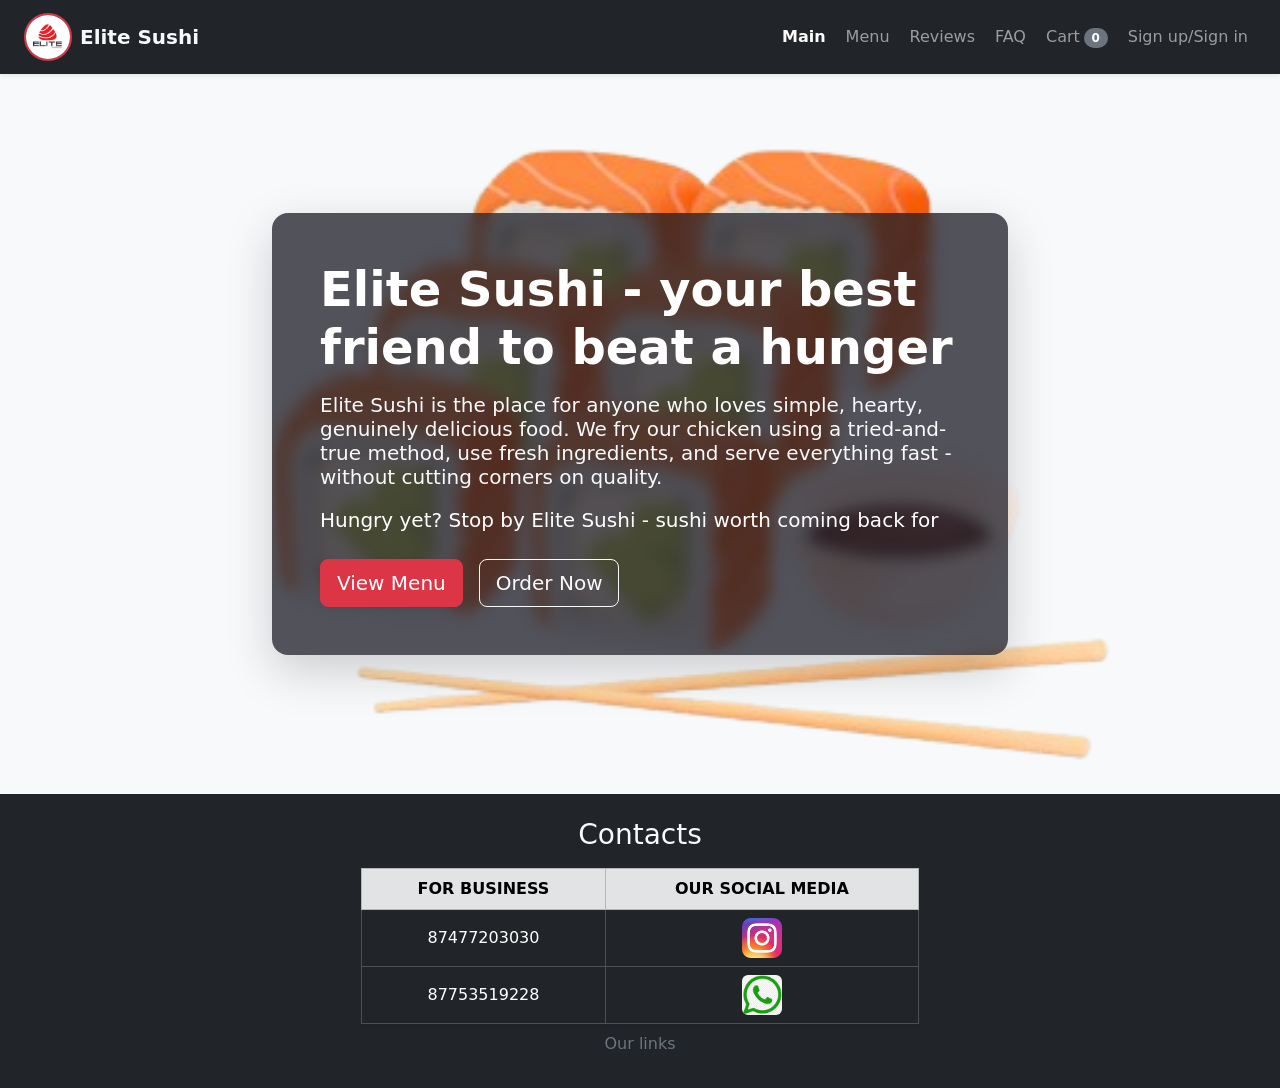
<file: index.html>
<!DOCTYPE html>
<html lang="en">
<!--David Naumkin-->
<head>
    <meta charset="UTF-8">
    <meta name="author" content="David Naumkin">
    <meta name="viewport" content="width=device-width, initial-scale=1.0">
    <title>EliteSushi</title>
    <link rel="icon" href="./img/logo_title.png">
    <link href="https://cdn.jsdelivr.net/npm/bootstrap@5.3.3/dist/css/bootstrap.min.css" rel="stylesheet" integrity="sha384-QWTKZyjpPEjISv5WaRU9OFeRpok6YctnYmDr5pNlyT2bRjXh0JMhjY6hW+ALEwIH" crossorigin="anonymous">
    <link rel="stylesheet" href="style.css">
</head>
<body>
<header class="sticky-top shadow-sm">
    <nav class="navbar navbar-expand-lg navbar-dark bg-dark">
        <div class="container-fluid px-3 px-lg-4">
            <a class="navbar-brand d-flex align-items-center gap-2" href="./index.html">
                <img src="./img/brand.jpg" alt="EliteSushi Logo" class="brand-logo rounded-circle border border-danger border-2" width="48" height="48">
                <span class="fw-bold text-light d-none d-sm-inline">Elite Sushi</span>
            </a>
            <button class="navbar-toggler" type="button" data-bs-toggle="collapse" data-bs-target="#navbarContent" aria-controls="navbarContent" aria-expanded="false" aria-label="Toggle navigation">
                <span class="navbar-toggler-icon"></span>
            </button>
            <div class="collapse navbar-collapse" id="navbarContent">
                <ul class="navbar-nav ms-auto mb-2 mb-lg-0 text-center text-lg-start gap-1">
                    <li class="nav-item"><a class="nav-link active fw-semibold" href="./index.html">Main</a></li>
                    <li class="nav-item"><a class="nav-link" href="./menu.html">Menu</a></li>
                    <li class="nav-item"><a class="nav-link" href="./review.html">Reviews</a></li>
                    <li class="nav-item"><a class="nav-link" href="./faq.html">FAQ</a></li>
                    <li class="nav-item"><a class="nav-link" href="./cart.html">Cart</a></li>
                    <li class="nav-item"><a class="nav-link" href="./profile.html">Profile</a></li>
                    <li class="nav-item"><a class="nav-link" href="register.html">Sign up/Sign in</a></li>
                </ul>
            </div>
        </div>
    </nav>
</header>
<section class="main d-flex align-items-center justify-content-center py-5 flex-grow-1" id="index">
    <div class="container">
        <div class="row justify-content-center align-items-center text-center">
            <div class="col-12 col-md-10 col-lg-8">
                <div class="row g-3 justify-content-center">
                    <div class="col-12">
                        <article class="hero-card p-4 p-md-5 rounded-4 shadow-lg text-white">
                            <h1 class="display-5 fw-bold mb-3 text-center text-md-start">Elite Sushi - your best friend to beat a hunger</h1>
                            <h3 class="h5 fw-normal text-light mb-3 text-center text-md-start">Elite Sushi is the place for anyone who loves simple, hearty, genuinely delicious food. We fry our chicken using a tried-and-true method, use fresh ingredients, and serve everything fast - without cutting corners on quality.</h3>
                            <p class="lead mb-4 text-center text-md-start">Hungry yet? Stop by Elite Sushi - sushi worth coming back for</p>
                            <div class="d-flex flex-column flex-sm-row gap-3 justify-content-center justify-content-md-start">
                                <a href="./menu.html" class="btn btn-danger btn-lg shadow-sm">View Menu</a>
                                <a href="./cart.html" class="btn btn-outline-light btn-lg">Order Now</a>
                            </div>
                        </article>
                    </div>
                </div>
            </div>
        </div>
    </div>
</section>
<footer class="bg-dark text-light py-4 mt-auto">
    <div class="container">
        <h2 class="text-center text-light mb-3 fs-3">Contacts</h2>
        <div class="table-responsive col-12 col-md-8 col-lg-6 mx-auto">
            <table class="table table-dark table-bordered table-hover text-center align-middle mb-0 shadow-sm">
                <caption class="text-secondary text-center">Our links</caption>
                <thead class="table-secondary text-dark">
                <tr>
                    <th scope="col" class="text-uppercase fw-semibold">For business</th>
                    <th scope="col" class="text-uppercase fw-semibold">Our social media</th>
                </tr>
                </thead>
                <tbody>
                <tr>
                    <td class="align-middle">87477203030</td>
                    <td class="align-middle"><a href="https://www.instagram.com/elite_sushi_astana/" class="d-inline-block"><img src="./img/Instagram_icon.png" alt="Instagram" width="40" height="40" class="rounded"></a></td>
                </tr>
                <tr>
                    <td class="align-middle">87753519228</td>
                    <td class="align-middle"><a href="https://wa.me/+77477203030" class="d-inline-block"><img src="./img/3046121.png" alt="WhatsApp" width="40" height="40" class="rounded"></a></td>
                </tr>
                </tbody>
            </table>
        </div>
    </div>
</footer>
<script src="https://code.jquery.com/jquery-3.7.1.min.js" integrity="sha256-/JqT3SQfawRcv/BIHPThkBvs0OEvtFFmqPF/lYI/Cxo=" crossorigin="anonymous"></script>
<script src="cart.js"></script>
<script src="auth.js"></script>
</body>
</html>
</file>
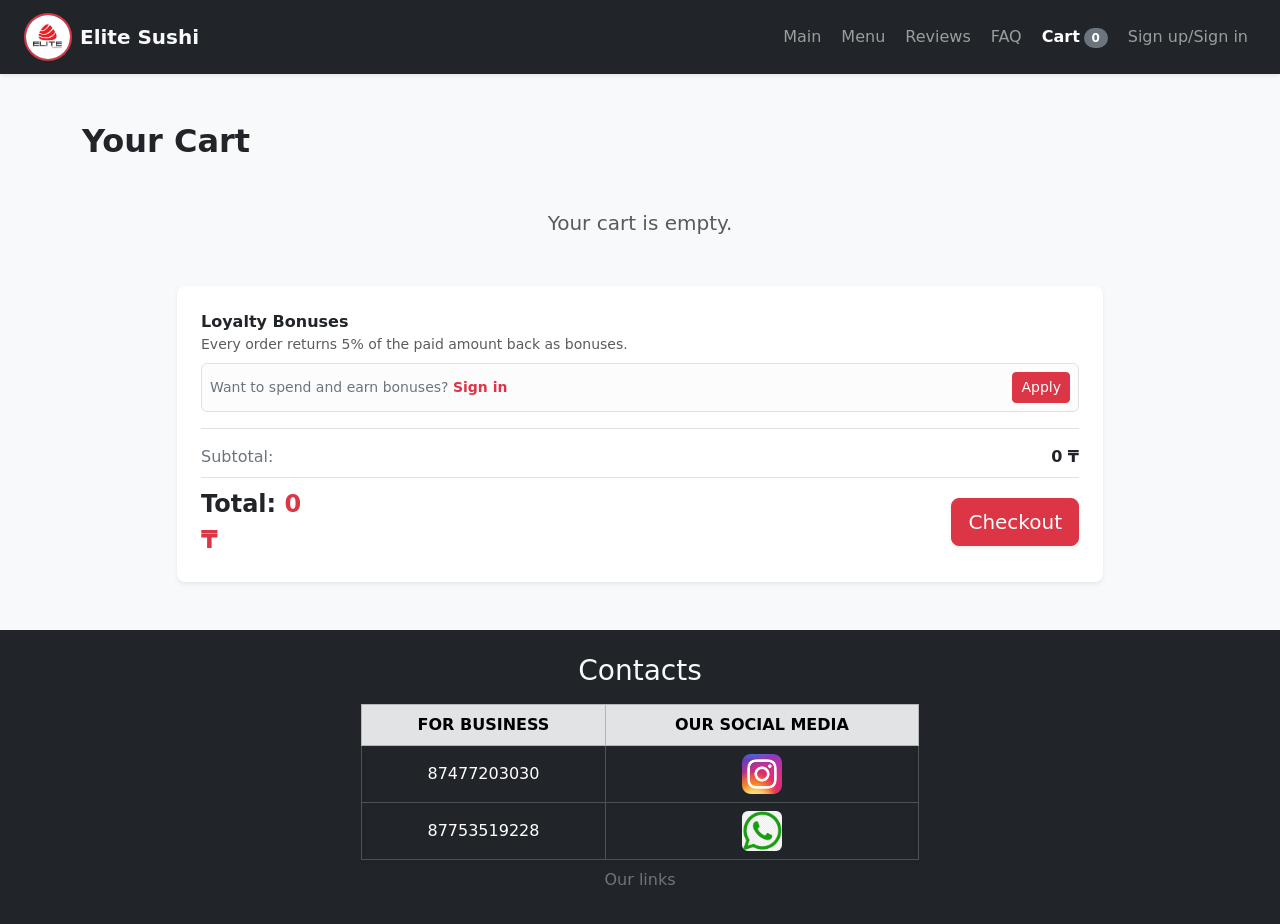
<file: cart.html>
<!DOCTYPE html>
<html lang="en">
<!--Ansar Aldazhuman-->
<head>
    <meta charset="UTF-8">
    <meta name="author" content="Ansar Aldazhuman">
    <meta name="viewport" content="width=device-width, initial-scale=1.0">
    <title>Cart</title>
    <link rel="icon" href="./img/logo_title.png">
    <link href="https://cdn.jsdelivr.net/npm/bootstrap@5.3.3/dist/css/bootstrap.min.css" rel="stylesheet" integrity="sha384-QWTKZyjpPEjISv5WaRU9OFeRpok6YctnYmDr5pNlyT2bRjXh0JMhjY6hW+ALEwIH" crossorigin="anonymous">
    <link rel="stylesheet" href="style.css">
</head>
<body>
<header class="sticky-top shadow-sm">
    <nav class="navbar navbar-expand-lg navbar-dark bg-dark">
        <div class="container-fluid px-3 px-lg-4">
            <a class="navbar-brand d-flex align-items-center gap-2" href="./index.html">
                <img src="./img/brand.jpg" alt="EliteSushi Logo" class="brand-logo rounded-circle border border-danger border-2" width="48" height="48">
                <span class="fw-bold text-light d-none d-sm-inline">Elite Sushi</span>
            </a>
            <button class="navbar-toggler" type="button" data-bs-toggle="collapse" data-bs-target="#navbarContent" aria-controls="navbarContent" aria-expanded="false" aria-label="Toggle navigation">
                <span class="navbar-toggler-icon"></span>
            </button>
            <div class="collapse navbar-collapse" id="navbarContent">
                <ul class="navbar-nav ms-auto mb-2 mb-lg-0 text-center text-lg-start gap-1">
                    <li class="nav-item"><a class="nav-link" href="./index.html">Main</a></li>
                    <li class="nav-item"><a class="nav-link" href="./menu.html">Menu</a></li>
                    <li class="nav-item"><a class="nav-link" href="./review.html">Reviews</a></li>
                    <li class="nav-item"><a class="nav-link" href="./faq.html">FAQ</a></li>
                    <li class="nav-item"><a class="nav-link active fw-semibold" href="./cart.html">Cart</a></li>
                    <li class="nav-item"><a class="nav-link" href="./profile.html">Profile</a></li>
                    <li class="nav-item"><a class="nav-link" href="register.html">Sign up/Sign in</a></li>
                </ul>
            </div>
        </div>
    </nav>
</header>

<section class="main py-5 flex-grow-1">
    <div class="container">
        <h1 class="h2 fw-bold text-center text-md-start mb-4">Your Cart</h1>
        <div class="row justify-content-center">
            <div class="col-12 col-lg-10">
                <ul class="cart-items list-unstyled mb-4"></ul>

                <article class="cart-summary card shadow-sm p-4 border-0 bg-white rounded-3">
                    <div id="bonusSection" class="border-bottom pb-3 mb-3"></div>
                    <div class="d-flex justify-content-between align-items-center mb-2">
                        <span class="text-secondary">Subtotal:</span>
                        <span class="fw-semibold text-dark" id="cartSubtotal">0 ₸</span>
                    </div>
                    <div class="d-flex justify-content-between align-items-center mb-3 d-none" id="discountRow">
                        <span class="text-success fw-medium">Bonus Discount (1:1):</span>
                        <span class="fw-bold text-success" id="cartDiscount">-0 ₸</span>
                    </div>

                    <div class="d-flex justify-content-between align-items-center mb-3 d-none" id="cashbackRow">
                        <span class="text-secondary">You will earn (5% of the order total):</span>
                        <span class="fw-bold text-warning-emphasis" id="cashbackAmount">+0 bonuses</span>
                    </div>
                    <div class="d-flex flex-column flex-sm-row justify-content-between align-items-center gap-3 pt-2 border-top">
                        <p class="fs-4 fw-bold mb-0 text-dark">Total: <span class="cart-total text-danger" id="cartFinalTotal">0 ₸</span></p>
                        <div class="d-flex flex-column flex-sm-row gap-2 w-100 w-sm-auto justify-content-end">
                            <a href="./order.html" class="cart-checkout btn btn-danger btn-lg shadow-sm" id="checkoutBtn">Checkout</a>
                        </div>
                    </div>
                </article>
            </div>
        </div>
    </div>
</section>

<footer class="bg-dark text-light py-4 mt-auto">
    <div class="container">
        <h2 class="text-center text-light mb-3 fs-3">Contacts</h2>
        <div class="table-responsive col-12 col-md-8 col-lg-6 mx-auto">
            <table class="table table-dark table-bordered table-hover text-center align-middle mb-0 shadow-sm">
                <caption class="text-secondary text-center">Our links</caption>
                <thead class="table-secondary text-dark">
                <tr>
                    <th scope="col" class="text-uppercase fw-semibold">For business</th>
                    <th scope="col" class="text-uppercase fw-semibold">Our social media</th>
                </tr>
                </thead>
                <tbody>
                <tr>
                    <td class="align-middle">87477203030</td>
                    <td class="align-middle"><a href="https://www.instagram.com/elite_sushi_astana/" class="d-inline-block"><img src="./img/Instagram_icon.png" alt="Instagram" width="40" height="40" class="rounded"></a></td>
                </tr>
                <tr>
                    <td class="align-middle">87753519228</td>
                    <td class="align-middle"><a href="https://wa.me/+77477203030" class="d-inline-block"><img src="./img/3046121.png" alt="WhatsApp" width="40" height="40" class="rounded"></a></td>
                </tr>
                </tbody>
            </table>
        </div>
    </div>
</footer>

<script src="https://cdn.jsdelivr.net/npm/bootstrap@5.3.3/dist/js/bootstrap.bundle.min.js"></script>
<script src="https://code.jquery.com/jquery-3.7.1.min.js" integrity="sha256-/JqT3SQfawRcv/BIHPThkBvs0OEvtFFmqPF/lYI/Cxo=" crossorigin="anonymous"></script>
<script src="auth.js"></script>
<script src="cart.js"></script>
</body>
</html>
</file>
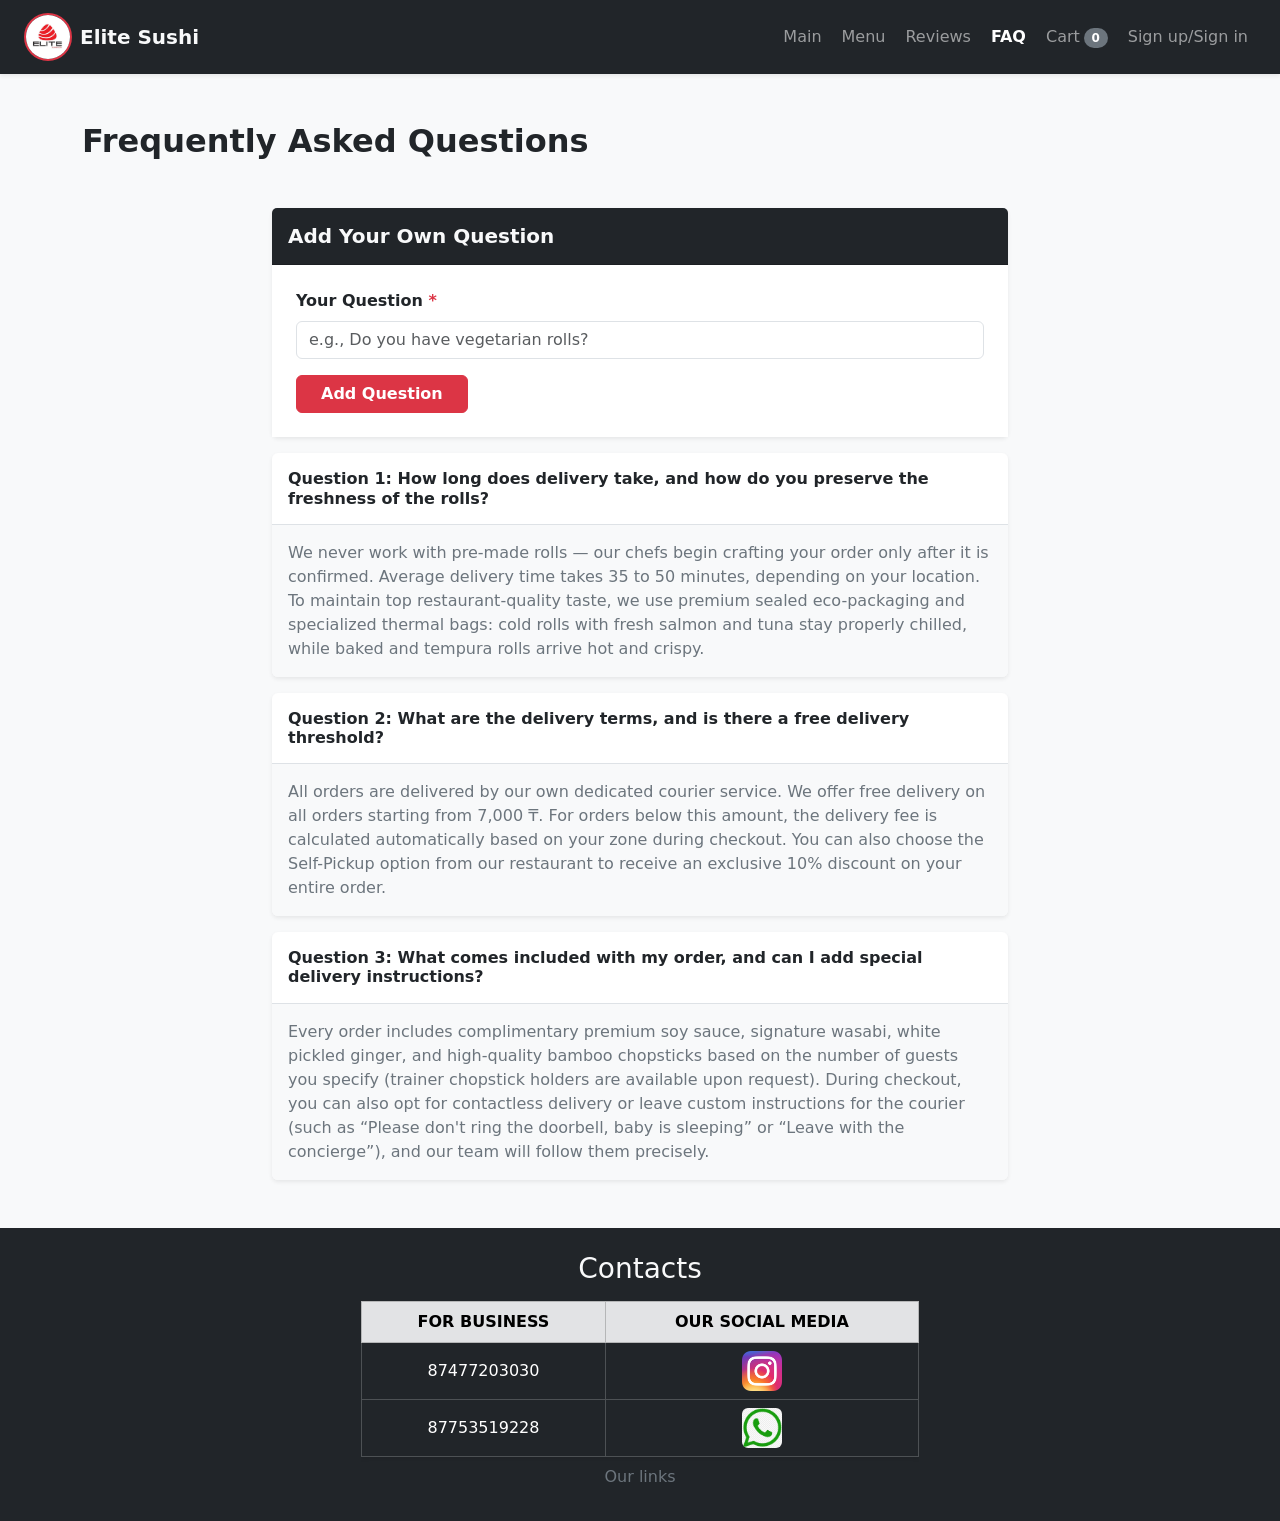
<file: faq.html>
<!DOCTYPE html>
<html lang="en">
<!--Ansar Aldazhuman-->
<head>
    <meta charset="UTF-8">
    <meta name="author" content="Ansar Aldazhuman">
    <meta name="viewport" content="width=device-width, initial-scale=1.0">
    <title>FAQ</title>
    <link rel="icon" href="./img/logo_title.png">
    <link href="https://cdn.jsdelivr.net/npm/bootstrap@5.3.3/dist/css/bootstrap.min.css" rel="stylesheet" integrity="sha384-QWTKZyjpPEjISv5WaRU9OFeRpok6YctnYmDr5pNlyT2bRjXh0JMhjY6hW+ALEwIH" crossorigin="anonymous">
    <link rel="stylesheet" href="style.css">
</head>
<body>
<header class="sticky-top shadow-sm">
    <nav class="navbar navbar-expand-lg navbar-dark bg-dark">
        <div class="container-fluid px-3 px-lg-4">
            <a class="navbar-brand d-flex align-items-center gap-2" href="./index.html">
                <img src="./img/brand.jpg" alt="EliteSushi Logo" class="brand-logo rounded-circle border border-danger border-2" width="48" height="48">
                <span class="fw-bold text-light d-none d-sm-inline">Elite Sushi</span>
            </a>
            <button class="navbar-toggler" type="button" data-bs-toggle="collapse" data-bs-target="#navbarContent" aria-controls="navbarContent" aria-expanded="false" aria-label="Toggle navigation">
                <span class="navbar-toggler-icon"></span>
            </button>
            <div class="collapse navbar-collapse" id="navbarContent">
                <ul class="navbar-nav ms-auto mb-2 mb-lg-0 text-center text-lg-start gap-1">
                    <li class="nav-item"><a class="nav-link" href="./index.html">Main</a></li>
                    <li class="nav-item"><a class="nav-link" href="./menu.html">Menu</a></li>
                    <li class="nav-item"><a class="nav-link" href="./review.html">Reviews</a></li>
                    <li class="nav-item"><a class="nav-link active fw-semibold" href="./faq.html">FAQ</a></li>
                    <li class="nav-item"><a class="nav-link" href="./cart.html">Cart</a></li>
                    <li class="nav-item"><a class="nav-link" href="./profile.html">Profile</a></li>
                    <li class="nav-item"><a class="nav-link" href="register.html">Sign up/Sign in</a></li>
                </ul>
            </div>
        </div>
    </nav>
</header>

<section class="main py-5 flex-grow-1">
    <div class="container">
        <h1 class="h2 fw-bold text-center text-md-start mb-4">Frequently Asked Questions</h1>

        <div class="row justify-content-center">
            <div class="col-12 col-lg-8">
                <div class="d-flex flex-column gap-3" id="faqList">
                    <div class="card border-0 rounded shadow-sm mt-4">
                        <div class="card-header bg-dark text-light py-3">
                            <h2 class="h5 fw-semibold mb-0">Add Your Own Question</h2>
                        </div>
                        <div class="card-body p-3 p-md-4 bg-white">
                            <form id="addFaqForm" novalidate>
                                <div class="mb-3">
                                    <label for="faqQuestionInput" class="form-label fw-semibold">
                                        Your Question <span class="text-danger">*</span>
                                    </label>
                                    <input
                                            type="text"
                                            class="form-control"
                                            id="faqQuestionInput"
                                            placeholder="e.g., Do you have vegetarian rolls?"
                                            required
                                    >
                                    <div class="invalid-feedback">Please enter your question.</div>
                                </div>
                                <button type="submit" class="btn btn-danger px-4 fw-semibold">Add Question</button>
                            </form>
                        </div>
                    </div>
                    <article class="faq-item bg-white border-0 rounded shadow-sm overflow-hidden">
                        <div class="p-3 border-bottom">
                            <h3 class="faq-question h6 fw-semibold text-dark mb-0">
                                Question 1: How long does delivery take, and how do you preserve the freshness of the rolls?
                            </h3>
                        </div>
                        <div class="p-3 bg-light text-secondary">
                            <p class="faq-answer mb-0">We never work with pre-made rolls — our chefs begin crafting your order only after it is confirmed. Average delivery time takes 35 to 50 minutes, depending on your location. To maintain top restaurant-quality taste, we use premium sealed eco-packaging and specialized thermal bags: cold rolls with fresh salmon and tuna stay properly chilled, while baked and tempura rolls arrive hot and crispy.</p>
                        </div>
                    </article>

                    <article class="faq-item bg-white border-0 rounded shadow-sm overflow-hidden">
                        <div class="p-3 border-bottom">
                            <h3 class="faq-question h6 fw-semibold text-dark mb-0">
                                Question 2: What are the delivery terms, and is there a free delivery threshold?
                            </h3>
                        </div>
                        <div class="p-3 bg-light text-secondary">
                            <p class="faq-answer mb-0">All orders are delivered by our own dedicated courier service. We offer free delivery on all orders starting from 7,000 ₸. For orders below this amount, the delivery fee is calculated automatically based on your zone during checkout. You can also choose the Self-Pickup option from our restaurant to receive an exclusive 10% discount on your entire order.</p>
                        </div>
                    </article>

                    <article class="faq-item bg-white border-0 rounded shadow-sm overflow-hidden">
                        <div class="p-3 border-bottom">
                            <h3 class="faq-question h6 fw-semibold text-dark mb-0">
                                Question 3:  What comes included with my order, and can I add special delivery instructions?
                            </h3>
                        </div>
                        <div class="p-3 bg-light text-secondary">
                            <p class="faq-answer mb-0">Every order includes complimentary premium soy sauce, signature wasabi, white pickled ginger, and high-quality bamboo chopsticks based on the number of guests you specify (trainer chopstick holders are available upon request). During checkout, you can also opt for contactless delivery or leave custom instructions for the courier (such as “Please don't ring the doorbell, baby is sleeping” or “Leave with the concierge”), and our team will follow them precisely.</p>
                        </div>
                    </article>
                </div>
            </div>
        </div>
    </div>
</section>

<footer class="bg-dark text-light py-4 mt-auto">
    <div class="container">
        <h2 class="text-center text-light mb-3 fs-3">Contacts</h2>
        <div class="table-responsive col-12 col-md-8 col-lg-6 mx-auto">
            <table class="table table-dark table-bordered table-hover text-center align-middle mb-0 shadow-sm">
                <caption class="text-secondary text-center">Our links</caption>
                <thead class="table-secondary text-dark">
                <tr>
                    <th scope="col" class="text-uppercase fw-semibold">For business</th>
                    <th scope="col" class="text-uppercase fw-semibold">Our social media</th>
                </tr>
                </thead>
                <tbody>
                <tr>
                    <td class="align-middle">87477203030</td>
                    <td class="align-middle"><a href="https://www.instagram.com/elite_sushi_astana/" class="d-inline-block"><img src="./img/Instagram_icon.png" alt="Instagram" width="40" height="40" class="rounded"></a></td>
                </tr>
                <tr>
                    <td class="align-middle">87753519228</td>
                    <td class="align-middle"><a href="https://wa.me/+77477203030" class="d-inline-block"><img src="./img/3046121.png" alt="WhatsApp" width="40" height="40" class="rounded"></a></td>
                </tr>
                </tbody>
            </table>
        </div>
    </div>
</footer>
<script src="https://code.jquery.com/jquery-3.7.1.min.js" integrity="sha256-/JqT3SQfawRcv/BIHPThkBvs0OEvtFFmqPF/lYI/Cxo=" crossorigin="anonymous"></script>
<script src="faq.js"></script>
<script src="cart.js"></script>
<script src="auth.js"></script>
</body>
</html>
</file>
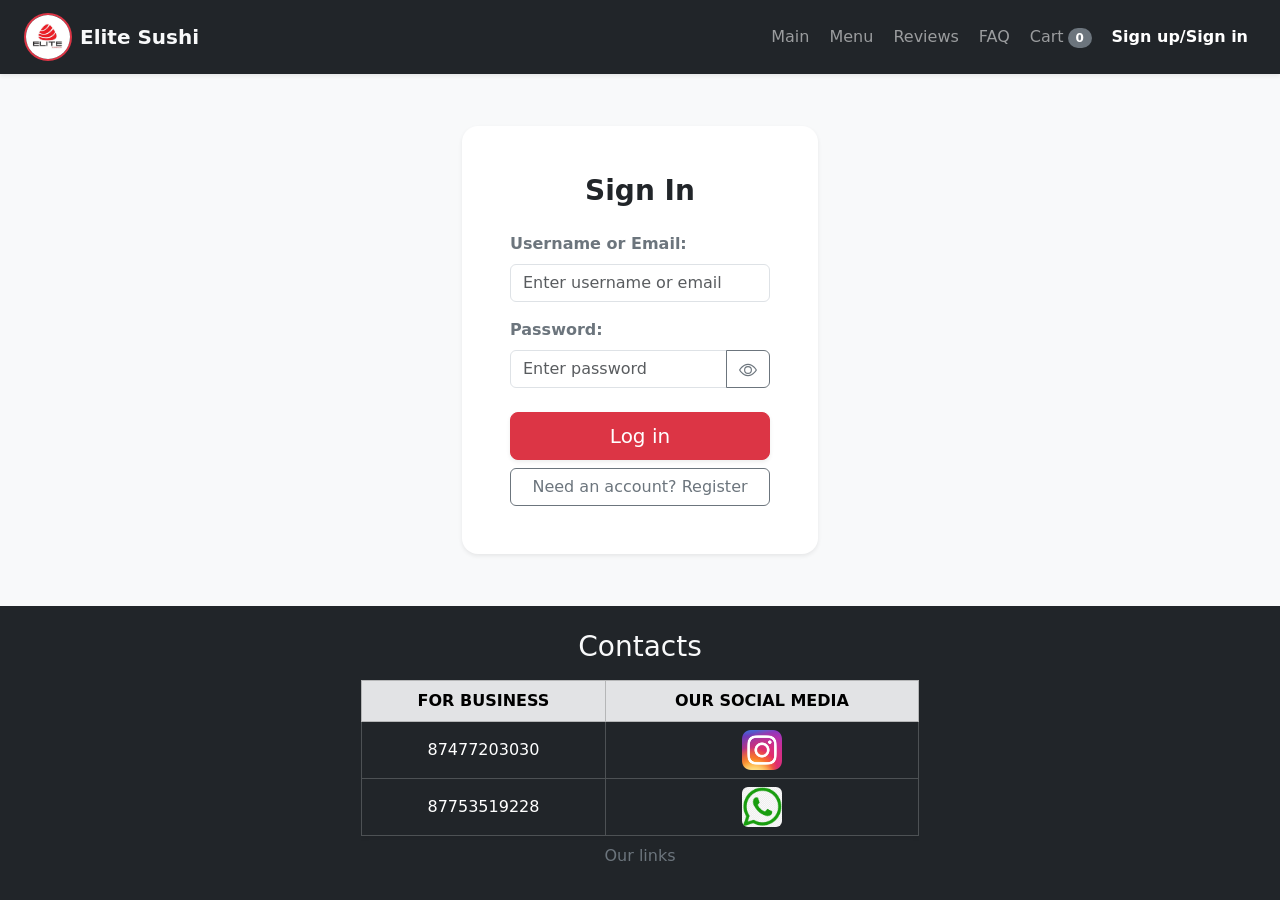
<file: login.html>
<!DOCTYPE html>
<html lang="en">
<!--Alimger Toleugali 67-->
<head>
    <meta charset="UTF-8">
    <meta name="author" content="Alimger Toleugali">
    <meta name="viewport" content="width=device-width, initial-scale=1.0">
    <title>Login</title>
    <link rel="icon" href="./img/logo_title.png">
    <link href="https://cdn.jsdelivr.net/npm/bootstrap@5.3.3/dist/css/bootstrap.min.css" rel="stylesheet" integrity="sha384-QWTKZyjpPEjISv5WaRU9OFeRpok6YctnYmDr5pNlyT2bRjXh0JMhjY6hW+ALEwIH" crossorigin="anonymous">
    <link rel="stylesheet" href="style.css">
</head>
<body>
<header class="sticky-top shadow-sm">
    <nav class="navbar navbar-expand-lg navbar-dark bg-dark">
        <div class="container-fluid px-3 px-lg-4">
            <a class="navbar-brand d-flex align-items-center gap-2" href="./index.html">
                <img src="./img/brand.jpg" alt="EliteSushi Logo" class="brand-logo rounded-circle border border-danger border-2" width="48" height="48">
                <span class="fw-bold text-light d-none d-sm-inline">Elite Sushi</span>
            </a>
            <button class="navbar-toggler" type="button" data-bs-toggle="collapse" data-bs-target="#navbarContent" aria-controls="navbarContent" aria-expanded="false" aria-label="Toggle navigation">
                <span class="navbar-toggler-icon"></span>
            </button>
            <div class="collapse navbar-collapse" id="navbarContent">
                <ul class="navbar-nav ms-auto mb-2 mb-lg-0 text-center text-lg-start gap-1">
                    <li class="nav-item"><a class="nav-link" href="./index.html">Main</a></li>
                    <li class="nav-item"><a class="nav-link" href="./menu.html">Menu</a></li>
                    <li class="nav-item"><a class="nav-link" href="./review.html">Reviews</a></li>
                    <li class="nav-item"><a class="nav-link" href="./faq.html">FAQ</a></li>
                    <li class="nav-item"><a class="nav-link" href="./cart.html">Cart</a></li>
                    <li class="nav-item"><a class="nav-link" href="./profile.html">Profile</a></li>
                    <li class="nav-item"><a class="nav-link active fw-semibold" href="register.html">Sign up/Sign in</a></li>
                </ul>
            </div>
        </div>
    </nav>
</header>
<section class="main py-5 flex-grow-1 d-flex align-items-center">
    <div class="container">
        <div class="row justify-content-center">
            <div class="col-12 col-sm-10 col-md-8 col-lg-5 col-xl-4">
                <div class="card shadow-sm p-4 p-md-5 border-0 bg-white rounded-4">
                    <h1 class="h3 fw-bold text-center text-dark mb-4">Sign In</h1>
                    <form id="loginForm">
                        <div class="mb-3">
                            <label for="username" class="form-label fw-semibold text-secondary">Username or Email:</label>
                            <input type="text" id="username" class="form-control" placeholder="Enter username or email" required>
                        </div>
                        <div class="mb-4">
                            <label for="password" class="form-label fw-semibold text-secondary">Password:</label>
                            <div class="input-group has-validation">
                                <input type="password" id="password" class="form-control" placeholder="Enter password" required>
                                <button class="btn btn-outline-secondary toggle-password" type="button" data-target="#password" aria-label="Show password" title="Show password">
                                    <svg xmlns="http://www.w3.org/2000/svg" width="18" height="18" fill="currentColor" viewBox="0 0 16 16"><path d="M16 8s-3-5.5-8-5.5S0 8 0 8s3 5.5 8 5.5S16 8 16 8M1.173 8a13 13 0 0 1 1.66-2.043C4.12 4.668 5.88 3.5 8 3.5s3.879 1.168 5.168 2.457A13 13 0 0 1 14.828 8q-.086.13-.195.288c-.335.48-.83 1.12-1.465 1.755C11.879 11.332 10.119 12.5 8 12.5s-3.879-1.168-5.168-2.457A13 13 0 0 1 1.172 8z"/><path d="M8 5.5a2.5 2.5 0 1 0 0 5 2.5 2.5 0 0 0 0-5M4.5 8a3.5 3.5 0 1 1 7 0 3.5 3.5 0 0 1-7 0"/></svg>
                                </button>
                                <div class="invalid-feedback" id="loginPasswordError"></div>
                            </div>
                        </div>
                        <div class="d-grid gap-2">
                            <button class="submitbtn btn btn-danger btn-lg shadow-sm" type="submit">Log in</button>
                            <a href="register.html" class="nav-menu-button btn btn-outline-secondary">Need an account? Register</a>
                        </div>
                    </form>
                </div>
            </div>
        </div>
    </div>
</section>
<footer class="bg-dark text-light py-4 mt-auto">
    <div class="container">
        <h2 class="text-center text-light mb-3 fs-3">Contacts</h2>
        <div class="table-responsive col-12 col-md-8 col-lg-6 mx-auto">
            <table class="table table-dark table-bordered table-hover text-center align-middle mb-0 shadow-sm">
                <caption class="text-secondary text-center">Our links</caption>
                <thead class="table-secondary text-dark">
                <tr>
                    <th scope="col" class="text-uppercase fw-semibold">For business</th>
                    <th scope="col" class="text-uppercase fw-semibold">Our social media</th>
                </tr>
                </thead>
                <tbody>
                <tr>
                    <td class="align-middle">87477203030</td>
                    <td class="align-middle"><a href="https://www.instagram.com/elite_sushi_astana/" class="d-inline-block"><img src="./img/Instagram_icon.png" alt="Instagram" width="40" height="40" class="rounded"></a></td>
                </tr>
                <tr>
                    <td class="align-middle">87753519228</td>
                    <td class="align-middle"><a href="https://wa.me/+77477203030" class="d-inline-block"><img src="./img/3046121.png" alt="WhatsApp" width="40" height="40" class="rounded"></a></td>
                </tr>
                </tbody>
            </table>
        </div>
    </div>
</footer>
<script src="https://cdn.jsdelivr.net/npm/bootstrap@5.3.3/dist/js/bootstrap.bundle.min.js"></script>
<script src="https://code.jquery.com/jquery-3.7.1.min.js" integrity="sha256-/JqT3SQfawRcv/BIHPThkBvs0OEvtFFmqPF/lYI/Cxo=" crossorigin="anonymous"></script>
<script src="auth.js"></script>
</body>
</html>
</file>
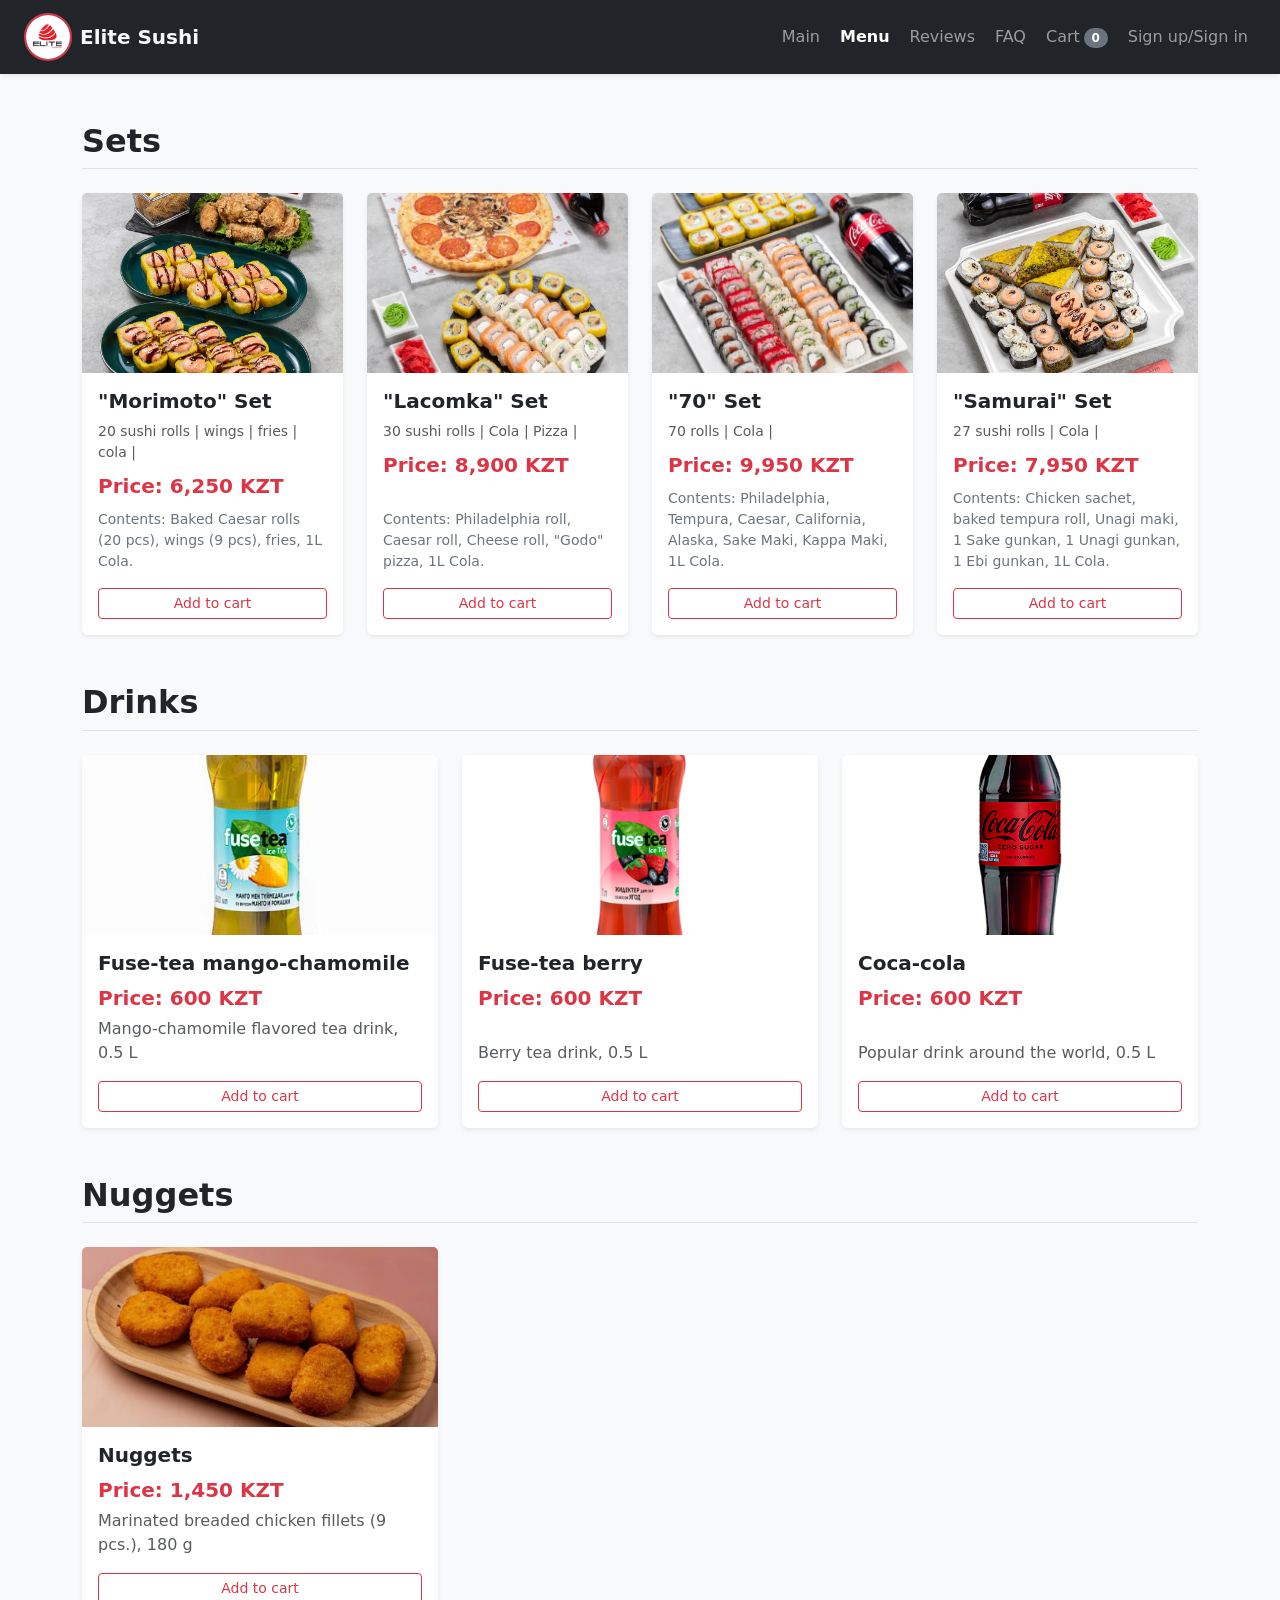
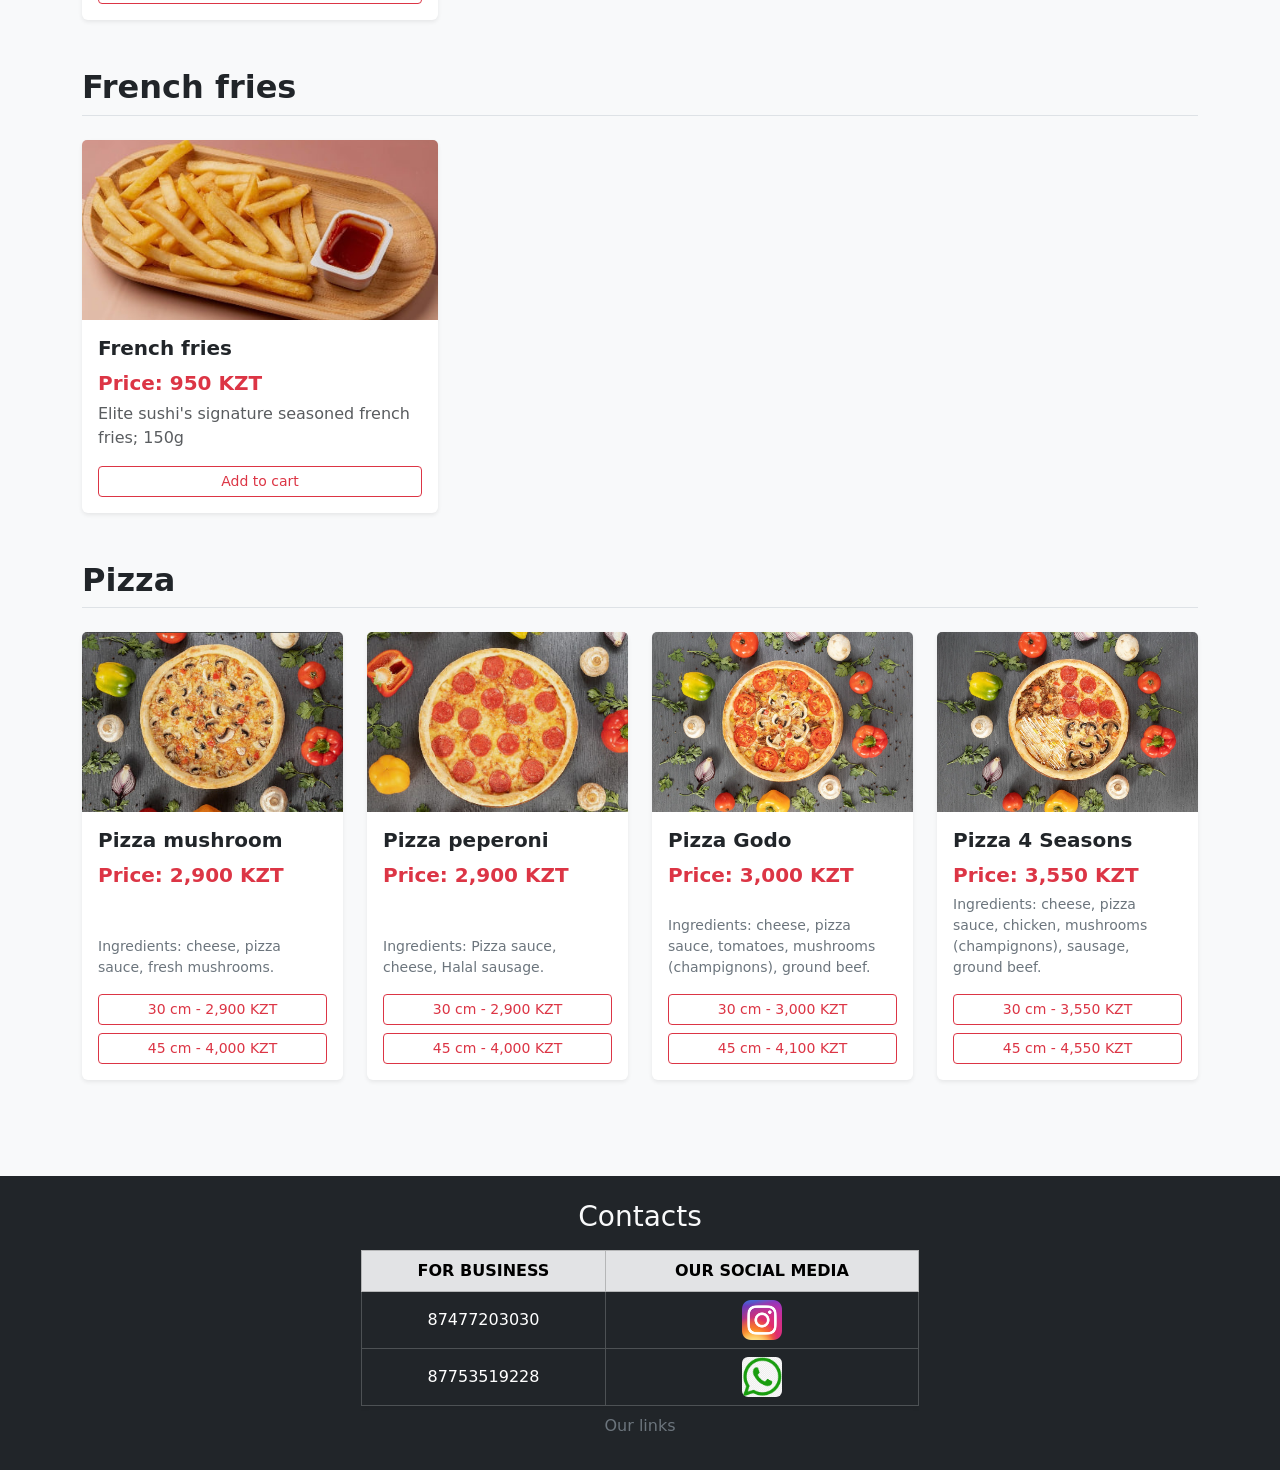
<file: menu.html>
<!DOCTYPE html>
<html lang="en">
<!--David Naumkin-->
<head>
    <meta charset="UTF-8">
    <meta name="author" content="David Naumkin">
    <meta name="viewport" content="width=device-width, initial-scale=1.0">
    <title>Menu</title>
    <link rel="icon" href="./img/logo_title.png">
    <link href="https://cdn.jsdelivr.net/npm/bootstrap@5.3.3/dist/css/bootstrap.min.css" rel="stylesheet" integrity="sha384-QWTKZyjpPEjISv5WaRU9OFeRpok6YctnYmDr5pNlyT2bRjXh0JMhjY6hW+ALEwIH" crossorigin="anonymous">
    <link rel="stylesheet" href="style.css">
</head>
<body>
<header class="sticky-top shadow-sm">
    <nav class="navbar navbar-expand-lg navbar-dark bg-dark">
        <div class="container-fluid px-3 px-lg-4">
            <a class="navbar-brand d-flex align-items-center gap-2" href="./index.html">
                <img src="./img/brand.jpg" alt="EliteSushi Logo" class="brand-logo rounded-circle border border-danger border-2" width="48" height="48">
                <span class="fw-bold text-light d-none d-sm-inline">Elite Sushi</span>
            </a>
            <button class="navbar-toggler" type="button" data-bs-toggle="collapse" data-bs-target="#navbarContent" aria-controls="navbarContent" aria-expanded="false" aria-label="Toggle navigation">
                <span class="navbar-toggler-icon"></span>
            </button>
            <div class="collapse navbar-collapse" id="navbarContent">
                <ul class="navbar-nav ms-auto mb-2 mb-lg-0 text-center text-lg-start gap-1">
                    <li class="nav-item"><a class="nav-link" href="./index.html">Main</a></li>
                    <li class="nav-item"><a class="nav-link active fw-semibold" href="./menu.html">Menu</a></li>
                    <li class="nav-item"><a class="nav-link" href="./review.html">Reviews</a></li>
                    <li class="nav-item"><a class="nav-link" href="./faq.html">FAQ</a></li>
                    <li class="nav-item"><a class="nav-link" href="./cart.html">Cart</a></li>
                    <li class="nav-item"><a class="nav-link" href="./profile.html">Profile</a></li>
                    <li class="nav-item"><a class="nav-link" href="register.html">Sign up/Sign in</a></li>
                </ul>
            </div>
        </div>
    </nav>
</header>
<main class="py-5 flex-grow-1">
    <div class="container">
        <section class="sets mb-5">
            <h1 class="h2 fw-bold text-dark border-bottom pb-2 mb-4 text-center text-md-start">Sets</h1>
            <div class="row g-4 align-items-stretch">
                <div class="col-12 col-md-6 col-lg-3 d-flex">
                    <article class="set card shadow-sm border-0 w-100 h-100">
                        <img src="./img/Set Morimoto.jpg" alt="Morimoto Set" class="card-img-top card-img-menu" width="200" height="200">
                        <div class="card-body d-flex flex-column">
                            <figcaption class="card-title h5 fw-bold text-dark">"Morimoto" Set</figcaption>
                            <p class="card-text text-muted small mb-2">20 sushi rolls | wings | fries | cola |</p>
                            <p class="card-text fw-bold text-danger fs-5 mb-2">Price: 6,250 KZT</p>
                            <p class="card-text text-secondary small mb-3 mt-auto">Contents: Baked Caesar rolls (20 pcs), wings (9 pcs), fries, 1L Cola.</p>
                            <a href="./cart.html" class="btn btn-outline-danger btn-sm w-100">Add to cart</a>
                        </div>
                    </article>
                </div>

                <div class="col-12 col-md-6 col-lg-3 d-flex">
                    <article class="set card shadow-sm border-0 w-100 h-100">
                        <img src="./img/Set Lacomka.jpg" alt="Lacomka Set" class="card-img-top card-img-menu" width="200" height="200">
                        <div class="card-body d-flex flex-column">
                            <figcaption class="card-title h5 fw-bold text-dark">"Lacomka" Set</figcaption>
                            <p class="card-text text-muted small mb-2">30 sushi rolls | Cola | Pizza |</p>
                            <p class="card-text fw-bold text-danger fs-5 mb-2">Price: 8,900 KZT</p>
                            <p class="card-text text-secondary small mb-3 mt-auto">Contents: Philadelphia roll, Caesar roll, Cheese roll, "Godo" pizza, 1L Cola.</p>
                            <a href="./cart.html" class="btn btn-outline-danger btn-sm w-100">Add to cart</a>
                        </div>
                    </article>
                </div>

                <div class="col-12 col-md-6 col-lg-3 d-flex">
                    <article class="set card shadow-sm border-0 w-100 h-100">
                        <img src="./img/Set 70.jpg" alt="70 Set" class="card-img-top card-img-menu" width="200" height="200">
                        <div class="card-body d-flex flex-column">
                            <figcaption class="card-title h5 fw-bold text-dark">"70" Set</figcaption>
                            <p class="card-text text-muted small mb-2">70 rolls | Cola |</p>
                            <p class="card-text fw-bold text-danger fs-5 mb-2">Price: 9,950 KZT</p>
                            <p class="card-text text-secondary small mb-3 mt-auto">Contents: Philadelphia, Tempura, Caesar, California, Alaska, Sake Maki, Kappa Maki, 1L Cola.</p>
                            <a href="./cart.html" class="btn btn-outline-danger btn-sm w-100">Add to cart</a>
                        </div>
                    </article>
                </div>

                <div class="col-12 col-md-6 col-lg-3 d-flex">
                    <article class="set card shadow-sm border-0 w-100 h-100">
                        <img src="./img/Set Samurai.jpg" alt="Samurai Set" class="card-img-top card-img-menu" width="200" height="200">
                        <div class="card-body d-flex flex-column">
                            <figcaption class="card-title h5 fw-bold text-dark">"Samurai" Set</figcaption>
                            <p class="card-text text-muted small mb-2">27 sushi rolls | Cola |</p>
                            <p class="card-text fw-bold text-danger fs-5 mb-2">Price: 7,950 KZT</p>
                            <p class="card-text text-secondary small mb-3 mt-auto">Contents: Chicken sachet, baked tempura roll, Unagi maki, 1 Sake gunkan, 1 Unagi gunkan, 1 Ebi gunkan, 1L Cola.</p>
                            <a href="./cart.html" class="btn btn-outline-danger btn-sm w-100">Add to cart</a>
                        </div>
                    </article>
                </div>
            </div>
        </section>
        <section class="drinks mb-5">
            <h1 class="h2 fw-bold text-dark border-bottom pb-2 mb-4 text-center text-md-start">Drinks</h1>
            <div class="row g-4 align-items-stretch">
                <div class="col-12 col-md-6 col-lg-4 d-flex">
                    <article class="drink card shadow-sm border-0 w-100 h-100">
                        <img src="./img/fuse-tea-flower.jpg" alt="Fuse-tea mango-chamomile" class="card-img-top card-img-menu" width="200" height="200">
                        <div class="card-body d-flex flex-column">
                            <figcaption class="card-title h5 fw-bold text-dark">Fuse-tea mango-chamomile</figcaption>
                            <p class="card-text fw-bold text-danger fs-5 mb-1">Price: 600 KZT</p>
                            <p class="card-text text-muted mt-auto mb-3">Mango-chamomile flavored tea drink, 0.5 L</p>
                            <a href="./cart.html" class="btn btn-outline-danger btn-sm w-100">Add to cart</a>
                        </div>
                    </article>
                </div>
                <div class="col-12 col-md-6 col-lg-4 d-flex">
                    <article class="drink card shadow-sm border-0 w-100 h-100">
                        <img src="./img/fuse-tea-berry.png" alt="Fuse-tea berry" class="card-img-top card-img-menu" width="200" height="200">
                        <div class="card-body d-flex flex-column">
                            <figcaption class="card-title h5 fw-bold text-dark">Fuse-tea berry</figcaption>
                            <p class="card-text fw-bold text-danger fs-5 mb-1">Price: 600 KZT</p>
                            <p class="card-text text-muted mt-auto mb-3">Berry tea drink, 0.5 L</p>
                            <a href="./cart.html" class="btn btn-outline-danger btn-sm w-100">Add to cart</a>
                        </div>
                    </article>
                </div>
                <div class="col-12 col-md-6 col-lg-4 d-flex">
                    <article class="drink card shadow-sm border-0 w-100 h-100">
                        <img src="./img/coca-cola.png" alt="Coca-cola" class="card-img-top card-img-menu" width="200" height="200">
                        <div class="card-body d-flex flex-column">
                            <figcaption class="card-title h5 fw-bold text-dark">Coca-cola</figcaption>
                            <p class="card-text fw-bold text-danger fs-5 mb-1">Price: 600 KZT</p>
                            <p class="card-text text-muted mt-auto mb-3">Popular drink around the world, 0.5 L</p>
                            <a href="./cart.html" class="btn btn-outline-danger btn-sm w-100">Add to cart</a>
                        </div>
                    </article>
                </div>
            </div>
        </section>
        <section class="strips mb-5">
            <h1 class="h2 fw-bold text-dark border-bottom pb-2 mb-4 text-center text-md-start">Nuggets</h1>
            <div class="row g-4">
                <div class="col-12 col-md-6 col-lg-4">
                    <article class="nuggets card shadow-sm border-0 h-100">
                        <img src="./img/nuggets.jpg" alt="Nuggets" class="card-img-top card-img-menu" width="400" height="200">
                        <div class="card-body">
                            <figcaption class="card-title h5 fw-bold text-dark">Nuggets</figcaption>
                            <p class="card-text fw-bold text-danger fs-5 mb-1">Price: 1,450 KZT</p>
                            <p class="card-text text-muted">Marinated breaded chicken fillets (9 pcs.), 180 g</p>
                            <a href="./cart.html" class="btn btn-outline-danger btn-sm w-100">Add to cart</a>
                        </div>
                    </article>
                </div>
            </div>
        </section>
        <section class="french mb-5">
            <h1 class="h2 fw-bold text-dark border-bottom pb-2 mb-4 text-center text-md-start">French fries</h1>
            <div class="row g-4">
                <div class="col-12 col-md-6 col-lg-4">
                    <article class="french card shadow-sm border-0 h-100">
                        <img src="./img/french fries.jpg" alt="French fries" class="card-img-top card-img-menu" width="400" height="200">
                        <div class="card-body">
                            <figcaption class="card-title h5 fw-bold text-dark">French fries</figcaption>
                            <p class="card-text fw-bold text-danger fs-5 mb-1">Price: 950 KZT</p>
                            <p class="card-text text-muted">Elite sushi's signature seasoned french fries; 150g</p>
                            <a href="./cart.html" class="btn btn-outline-danger btn-sm w-100">Add to cart</a>
                        </div>
                    </article>
                </div>
            </div>
        </section>
        <section class="pizza mb-5">
            <h1 class="h2 fw-bold text-dark border-bottom pb-2 mb-4 text-center text-md-start">Pizza</h1>
            <div class="row g-4 align-items-stretch">
                <div class="col-12 col-md-6 col-lg-3 d-flex">
                    <article class="pizza card shadow-sm border-0 w-100 h-100">
                        <img src="./img/Pizza mushroom.jpg" alt="Pizza mushroom" class="card-img-top card-img-menu" width="400" height="200">
                        <div class="card-body d-flex flex-column">
                            <figcaption class="card-title h5 fw-bold text-dark">Pizza mushroom</figcaption>
                            <p class="card-text fw-bold text-danger fs-5 mb-1">Price: 2,900 KZT</p>
                            <p class="card-text text-secondary small mt-auto">Ingredients: cheese, pizza sauce, fresh mushrooms.</p>
                            <a href="./cart.html" class="btn btn-outline-danger btn-sm w-100 mb-2">30 cm - 2,900 KZT</a>
                            <a href="./cart.html" class="btn btn-outline-danger btn-sm w-100">45 cm - 4,000 KZT</a>
                        </div>
                    </article>
                </div>
                <div class="col-12 col-md-6 col-lg-3 d-flex">
                    <article class="pizza card shadow-sm border-0 w-100 h-100">
                        <img src="./img/Pizza peperoni.jpg" alt="Pizza peperoni" class="card-img-top card-img-menu" width="400" height="200">
                        <div class="card-body d-flex flex-column">
                            <figcaption class="card-title h5 fw-bold text-dark">Pizza peperoni</figcaption>
                            <p class="card-text fw-bold text-danger fs-5 mb-1">Price: 2,900 KZT</p>
                            <p class="card-text text-secondary small mt-auto">Ingredients: Pizza sauce, cheese, Halal sausage.</p>
                            <a href="./cart.html" class="btn btn-outline-danger btn-sm w-100 mb-2">30 cm - 2,900 KZT</a>
                            <a href="./cart.html" class="btn btn-outline-danger btn-sm w-100">45 cm - 4,000 KZT</a>
                        </div>
                    </article>
                </div>
                <div class="col-12 col-md-6 col-lg-3 d-flex">
                    <article class="pizza card shadow-sm border-0 w-100 h-100">
                        <img src="./img/Pizza Godo.png" alt="Pizza Godo" class="card-img-top card-img-menu" width="400" height="200">
                        <div class="card-body d-flex flex-column">
                            <figcaption class="card-title h5 fw-bold text-dark">Pizza Godo</figcaption>
                            <p class="card-text fw-bold text-danger fs-5 mb-1">Price: 3,000 KZT</p>
                            <p class="card-text text-secondary small mt-auto">Ingredients: cheese, pizza sauce, tomatoes, mushrooms (champignons), ground beef.</p>
                            <a href="./cart.html" class="btn btn-outline-danger btn-sm w-100 mb-2">30 cm - 3,000 KZT</a>
                            <a href="./cart.html" class="btn btn-outline-danger btn-sm w-100">45 cm - 4,100 KZT</a>
                        </div>
                    </article>
                </div>
                <div class="col-12 col-md-6 col-lg-3 d-flex">
                    <article class="pizza card shadow-sm border-0 w-100 h-100">
                        <img src="./img/Pizza 4 Seasons.png" alt="Pizza 4 Seasons" class="card-img-top card-img-menu" width="400" height="200">
                        <div class="card-body d-flex flex-column">
                            <figcaption class="card-title h5 fw-bold text-dark">Pizza 4 Seasons</figcaption>
                            <p class="card-text fw-bold text-danger fs-5 mb-1">Price: 3,550 KZT</p>
                            <p class="card-text text-secondary small mt-auto">Ingredients: cheese, pizza sauce, chicken, mushrooms (champignons), sausage, ground beef.</p>
                            <a href="./cart.html" class="btn btn-outline-danger btn-sm w-100 mb-2">30 cm - 3,550 KZT</a>
                            <a href="./cart.html" class="btn btn-outline-danger btn-sm w-100">45 cm - 4,550 KZT</a>
                        </div>
                    </article>
                </div>
            </div>
        </section>
    </div>
</main>

<footer class="bg-dark text-light py-4 mt-auto">
    <div class="container">
        <h2 class="text-center text-light mb-3 fs-3">Contacts</h2>
        <div class="table-responsive col-12 col-md-8 col-lg-6 mx-auto">
            <table class="table table-dark table-bordered table-hover text-center align-middle mb-0 shadow-sm">
                <caption class="text-secondary text-center">Our links</caption>
                <thead class="table-secondary text-dark">
                <tr>
                    <th scope="col" class="text-uppercase fw-semibold">For business</th>
                    <th scope="col" class="text-uppercase fw-semibold">Our social media</th>
                </tr>
                </thead>
                <tbody>
                <tr>
                    <td class="align-middle">87477203030</td>
                    <td class="align-middle"><a href="https://www.instagram.com/elite_sushi_astana/" class="d-inline-block"><img src="./img/Instagram_icon.png" alt="Instagram" width="40" height="40" class="rounded"></a></td>
                </tr>
                <tr>
                    <td class="align-middle">87753519228</td>
                    <td class="align-middle"><a href="https://wa.me/+77477203030" class="d-inline-block"><img src="./img/3046121.png" alt="WhatsApp" width="40" height="40" class="rounded"></a></td>
                </tr>
                </tbody>
            </table>
        </div>
    </div>
</footer>
<script src="https://code.jquery.com/jquery-3.7.1.min.js" integrity="sha256-/JqT3SQfawRcv/BIHPThkBvs0OEvtFFmqPF/lYI/Cxo=" crossorigin="anonymous"></script>
<script src="cart.js"></script>
<script src="auth.js"></script>
</body>
</html>
</file>
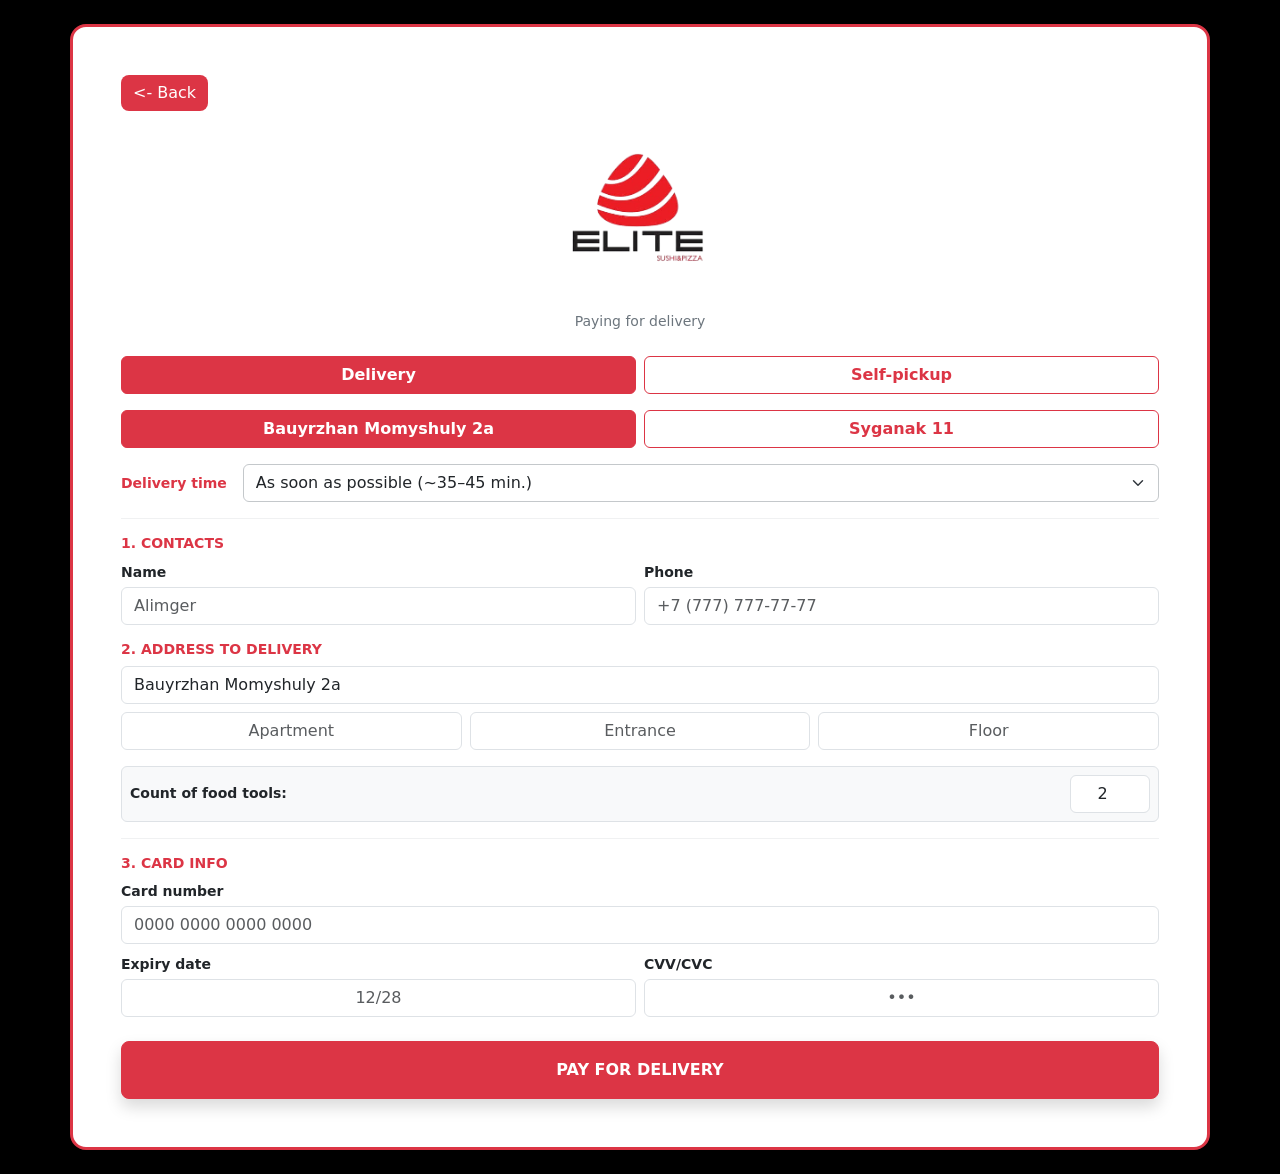
<file: order.html>
<!DOCTYPE html>
<html lang="en">
<!--David Naumkin-->
<head>
    <meta charset="UTF-8">
    <meta name="viewport" content="width=device-width, initial-scale=1.0">
    <title>Order</title>
    <link rel="icon" href="./img/logo_title.png">
    <link href="https://cdn.jsdelivr.net/npm/bootstrap@5.3.3/dist/css/bootstrap.min.css" rel="stylesheet" integrity="sha384-QWTKZyjpPEjISv5WaRU9OFeRpok6YctnYmDr5pNlyT2bRjXh0JMhjY6hW+ALEwIH" crossorigin="anonymous">
    <link rel="stylesheet" href="style.css">
</head>
<body class="bg-black text-white min-vh-100 d-flex align-items-center py-4">
    <div class="container">
        <div class="row justify-content-center">
            <form id="orderForm" action="#" method="POST" class="bg-white text-dark rounded-4 p-4 p-sm-5 border border-danger border-3 shadow-lg" novalidate>
                <a href="./cart.html" class="btn btn-danger rounded-3 border-0 text-decoration-none"><- Back</a>
                <div class="text-center mb-4">
                    <img src="./img/logo_title.png" width="200px" height="200px" alt="">
                    <p class="text-secondary small mb-0">Paying for delivery</p>
                </div>
                <div class="row g-2 mb-3">
                    <div class="col-6">
                        <input type="radio" class="btn-check" name="deliveryMethod" id="delivery" checked>
                        <label class="btn btn-outline-danger w-100 fw-semibold" for="delivery">Delivery</label>
                    </div>
                    <div class="col-6">
                        <input type="radio" class="btn-check" name="deliveryMethod" id="pickup">
                        <label class="btn btn-outline-danger w-100 fw-semibold" for="pickup">Self-pickup</label>
                    </div>
                </div>
                <div class="row g-2 mb-3">
                    <div class="col-6">
                        <input type="radio" class="btn-check" name="address" id="address1" checked>
                        <label class="btn btn-outline-danger w-100 fw-semibold" for="address1">Bauyrzhan Momyshuly 2a</label>
                    </div>
                    <div class="col-6">
                        <input type="radio" class="btn-check" name="address" id="address2">
                        <label class="btn btn-outline-danger w-100 fw-semibold" for="address2">Syganak 11</label>
                    </div>
                </div>
                <div class="mb-3">
                    <div class="d-flex justify-content-center align-items-center gap-3">
                        <label for="orderTime" class="form-label small fw-semibold text-danger mb-0 text-nowrap">Delivery time</label>
                        <select class="form-select border-secondary-subtle" id="orderTime" name="order_time" required>
                            <option value="asap" selected>As soon as possible (~35–45 min.)</option>
                            <optgroup label="Today (step by 30 minutes)">
                                <option value="10:30">10:30</option>
                                <option value="11:00">11:00</option>
                                <option value="11:30">11:30</option>
                                <option value="12:00">12:00</option>
                                <option value="12:30">12:30</option>
                                <option value="13:00">13:00</option>
                                <option value="13:30">13:30</option>
                                <option value="14:00">14:00</option>
                                <option value="14:30">14:30</option>
                                <option value="15:00">15:00</option>
                                <option value="15:30">15:30</option>
                                <option value="16:00">16:00</option>
                                <option value="16:30">16:30</option>
                                <option value="17:00">17:00</option>
                                <option value="17:30">17:30</option>
                                <option value="18:00">18:00</option>
                                <option value="18:30">18:30</option>
                                <option value="19:00">19:00</option>
                                <option value="19:30">19:30</option>
                                <option value="20:00">20:00</option>
                                <option value="20:30">20:30</option>
                                <option value="21:00">21:00</option>
                                <option value="21:30">21:30</option>
                                <option value="22:00">22:00</option>
                                <option value="22:30">22:30</option>
                                <option value="23:00">23:00</option>
                            </optgroup>
                        </select>
                    </div>
                </div>
                <hr class="border-secondary-subtle my-3">
                <h6 class="fw-bold text-danger text-uppercase small mb-2">1. Contacts</h6>
                <div class="row g-2 mb-3">
                    <div class="col-12 col-sm-6">
                        <label class="form-label small fw-semibold mb-1" for="name">Name</label>
                        <input type="text" id="name" name="name" class="form-control" placeholder="Alimger" required>
                    </div>
                    <div class="col-12 col-sm-6">
                        <label class="form-label small fw-semibold mb-1" for="phone">Phone</label>
                        <input type="tel" id="phone" name="phone" class="form-control" placeholder="+7 (777) 777-77-77" maxlength="18" required>
                    </div>
                </div>
                <h6 class="fw-bold text-danger text-uppercase small mb-2">2. Address to delivery</h6>
                <div class="mb-2">
                    <input type="text" id="orderAddress" name="address" class="form-control" placeholder="Street and number of house" required>
                </div>
                <div class="row g-2 mb-3">
                    <div class="col-4">
                        <input type="text" id="apartment" class="form-control text-center px-1" placeholder="Apartment" maxlength="6">
                    </div>
                    <div class="col-4">
                        <input type="text" id="entrance" class="form-control text-center px-1" placeholder="Entrance" inputmode="numeric" maxlength="2">
                    </div>
                    <div class="col-4">
                        <input type="text" id="floor" class="form-control text-center px-1" placeholder="Floor" inputmode="numeric" maxlength="3">
                    </div>
                </div>
                <div class="mb-3">
                    <div class="d-flex justify-content-between align-items-center bg-light p-2 rounded border">
                        <label for="persons" class="small fw-semibold mb-0">Count of food tools:</label>
                        <input type="number" id="persons" name="persons" class="form-control text-center" value="2" min="1" max="10" style="width: 80px;">
                    </div>
                    <div class="text-danger small mt-1 d-none" id="personsError"></div>
                </div>
                <hr class="border-secondary-subtle my-3">
                <h6 class="fw-bold text-danger text-uppercase small mb-2">3. Card info</h6>
                <div class="mb-2">
                    <label for="cardNumber" class="form-label small fw-semibold mb-1">Card number</label>
                    <input type="text" id="cardNumber" class="form-control" placeholder="0000 0000 0000 0000" inputmode="numeric" maxlength="19" required>
                </div>
                <div class="row g-2 mb-4">
                    <div class="col-6">
                        <label for="expiry" class="form-label small fw-semibold mb-1">Expiry date</label>
                        <input type="text" id="expiry" class="form-control text-center" placeholder="12/28" inputmode="numeric" maxlength="5" required>
                    </div>
                    <div class="col-6">
                        <label for="cvv" class="form-label small fw-semibold mb-1">CVV/CVC</label>
                        <input type="password" id="cvv" class="form-control text-center" placeholder="•••" inputmode="numeric" maxlength="3" required>
                    </div>
                </div>
                <button type="submit" class="btn btn-danger w-100 py-3 fw-bold text-uppercase rounded-3 shadow">Pay for delivery</button>
            </form>
        </div>
    </div>
<script src="https://code.jquery.com/jquery-3.7.1.min.js" integrity="sha256-/JqT3SQfawRcv/BIHPThkBvs0OEvtFFmqPF/lYI/Cxo=" crossorigin="anonymous"></script>
<script src="cart.js"></script>
<script src="auth.js"></script>
</body>
</html>
</file>
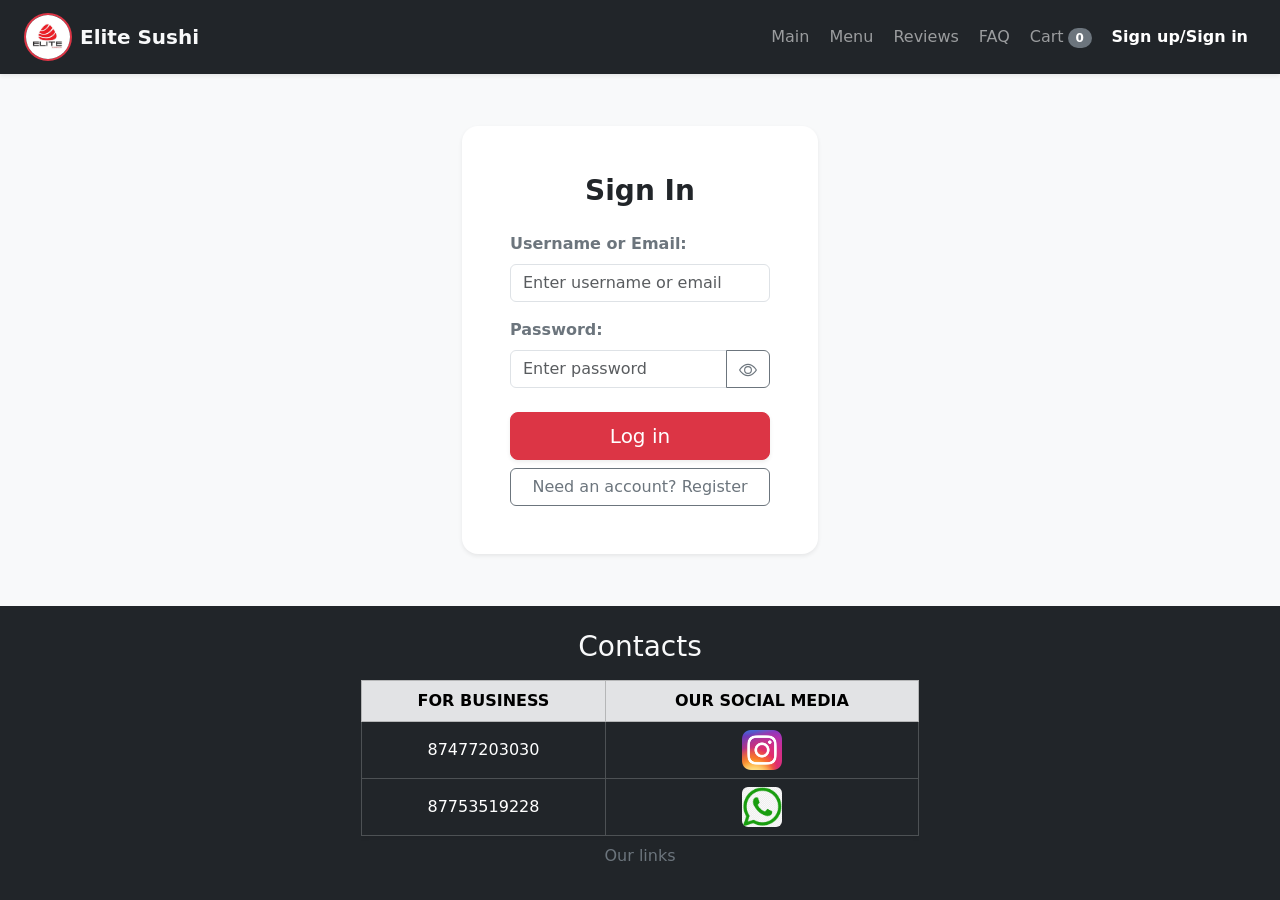
<file: profile.html>
<!DOCTYPE html>
<html lang="en">
<!--Alimger Toleugali67-->
<head>
    <meta charset="UTF-8">
    <meta name="author" content="Alimger Toleugali">
    <meta name="viewport" content="width=device-width, initial-scale=1.0">
    <title>Profile</title>
    <link rel="icon" href="./img/logo_title.png">
    <link href="https://cdn.jsdelivr.net/npm/bootstrap@5.3.3/dist/css/bootstrap.min.css" rel="stylesheet" integrity="sha384-QWTKZyjpPEjISv5WaRU9OFeRpok6YctnYmDr5pNlyT2bRjXh0JMhjY6hW+ALEwIH" crossorigin="anonymous">
    <link rel="stylesheet" href="style.css">
</head>
<body>
<header class="sticky-top shadow-sm">
    <nav class="navbar navbar-expand-lg navbar-dark bg-dark">
        <div class="container-fluid px-3 px-lg-4">
            <a class="navbar-brand d-flex align-items-center gap-2" href="./index.html">
                <img src="./img/brand.jpg" alt="EliteSushi Logo" class="brand-logo rounded-circle border border-danger border-2" width="48" height="48">
                <span class="fw-bold text-light d-none d-sm-inline">Elite Sushi</span>
            </a>
            <button class="navbar-toggler" type="button" data-bs-toggle="collapse" data-bs-target="#navbarContent" aria-controls="navbarContent" aria-expanded="false" aria-label="Toggle navigation">
                <span class="navbar-toggler-icon"></span>
            </button>
            <div class="collapse navbar-collapse" id="navbarContent">
                <ul class="navbar-nav ms-auto mb-2 mb-lg-0 text-center text-lg-start gap-1">
                    <li class="nav-item"><a class="nav-link" href="./index.html">Main</a></li>
                    <li class="nav-item"><a class="nav-link" href="./menu.html">Menu</a></li>
                    <li class="nav-item"><a class="nav-link" href="./review.html">Reviews</a></li>
                    <li class="nav-item"><a class="nav-link" href="./faq.html">FAQ</a></li>
                    <li class="nav-item"><a class="nav-link" href="./cart.html">Cart</a></li>
                    <li class="nav-item"><a class="nav-link active fw-semibold" href="./profile.html">Profile</a></li>
                    <li class="nav-item"><a class="nav-link" href="register.html">Sign up/Sign in</a></li>
                </ul>
            </div>
        </div>
    </nav>
</header>

<section class="main py-5 flex-grow-1">
    <div class="container">
        <h1 class="h2 fw-bold text-center text-md-start mb-4">User Profile</h1>
        <div class="row g-4 profile-container align-items-start">
            <div class="col-12 col-md-4 col-lg-3">
                <aside class="sidebar card shadow-sm p-4 border-0 text-center bg-white rounded-3">
                    <img src="./img/avatar.jpg" alt="Avatar" width="140" height="140" class="avatar avatar-img rounded-circle border border-3 border-danger mx-auto mb-3">
                    <h2 class="h5 fw-bold text-dark mb-0" id="profileUsername">Loading...</h2>
                </aside>
            </div>
            <div class="col-12 col-md-8 col-lg-9">
                <main class="content">
                    <div class="row g-4">
                        <div class="col-12 col-lg-7">
                            <section class="info-section card shadow-sm p-4 border-0 bg-white rounded-3 h-100">
                                <h3 class="h5 fw-bold text-dark border-bottom pb-2 mb-3">My Profile</h3>
                                
                                <div class="mb-3">
                                    <span class="fw-semibold text-secondary d-block small mb-1">Email:</span>
                                    <p class="fs-6 fw-bold text-dark mb-0" id="profileEmail">-</p>
                                </div>
                                
                                <form id="profileForm">
                                    <div class="mb-3">
                                        <label for="profilePhone" class="form-label fw-semibold text-secondary small mb-1">Cell Number:</label>
                                        <input type="text" id="profilePhone" class="form-control" placeholder="Enter your phone number (e.g. +7 777 123 45 67)">
                                    </div>
                                    
                                    <div class="mb-3">
                                        <label for="profileAddress" class="form-label fw-semibold text-secondary small mb-1">Address:</label>
                                        <input type="text" id="profileAddress" class="form-control" placeholder="Enter your address (street, house, apartment)">
                                    </div>

                                    <div id="saveAlert" class="alert alert-success py-2 px-3 small d-none" role="alert">
                                        Information saved successfully!
                                    </div>

                                    <button type="submit" class="btn btn-danger btn-sm px-4 fw-semibold shadow-sm">Save Details</button>
                                </form>
                            </section>
                        </div>
                        <div class="col-12 col-lg-5">
                            <section class="bonus-section card shadow-sm p-4 border-0 bg-white rounded-3 h-100 d-flex flex-column justify-content-between">
                                <h3 class="h5 fw-bold text-dark border-bottom pb-2 mb-3">Bonuses</h3>
                                <div class="bonus-card text-white text-center p-3 rounded-3 shadow-sm mb-3">
                                    <div class="bonus-amount fs-1 fw-bold lh-1" id="profileBonuses">0</div>
                                    <div class="bonus-label small fw-semibold text-uppercase letter-spacing-1">bonuses</div>
                                </div>
                                <p class="small text-secondary text-center mb-3">Earn <strong>5%</strong> back in bonuses on every order: 1 bonus = 1 ₸ discount. Bonuses are credited automatically after you pay.</p>
                                <button id="useBonusesBtn" class="btn btn-warning fw-bold text-dark w-100 shadow-sm mt-auto">use bonuses</button>
                            </section>
                        </div>
                    </div>
                </main>
            </div>
        </div>
    </div>
</section>

<footer class="bg-dark text-light py-4 mt-auto">
    <div class="container">
        <h2 class="text-center text-light mb-3 fs-3">Contacts</h2>
        <div class="table-responsive col-12 col-md-8 col-lg-6 mx-auto">
            <table class="table table-dark table-bordered table-hover text-center align-middle mb-0 shadow-sm">
                <caption class="text-secondary text-center">Our links</caption>
                <thead class="table-secondary text-dark">
                <tr>
                    <th scope="col" class="text-uppercase fw-semibold">For business</th>
                    <th scope="col" class="text-uppercase fw-semibold">Our social media</th>
                </tr>
                </thead>
                <tbody>
                <tr>
                    <td class="align-middle">87477203030</td>
                    <td class="align-middle"><a href="https://www.instagram.com/elite_sushi_astana/" class="d-inline-block"><img src="./img/Instagram_icon.png" alt="Instagram" width="40" height="40" class="rounded"></a></td>
                </tr>
                <tr>
                    <td class="align-middle">87753519228</td>
                    <td class="align-middle"><a href="https://wa.me/+77477203030" class="d-inline-block"><img src="./img/3046121.png" alt="WhatsApp" width="40" height="40" class="rounded"></a></td>
                </tr>
                </tbody>
            </table>
        </div>
    </div>
</footer>

<script src="https://cdn.jsdelivr.net/npm/bootstrap@5.3.3/dist/js/bootstrap.bundle.min.js"></script>
<script src="https://code.jquery.com/jquery-3.7.1.min.js" integrity="sha256-/JqT3SQfawRcv/BIHPThkBvs0OEvtFFmqPF/lYI/Cxo=" crossorigin="anonymous"></script>
<script src="auth.js"></script>
    <script src="cart.js"></script>
</body>
</html>
</file>
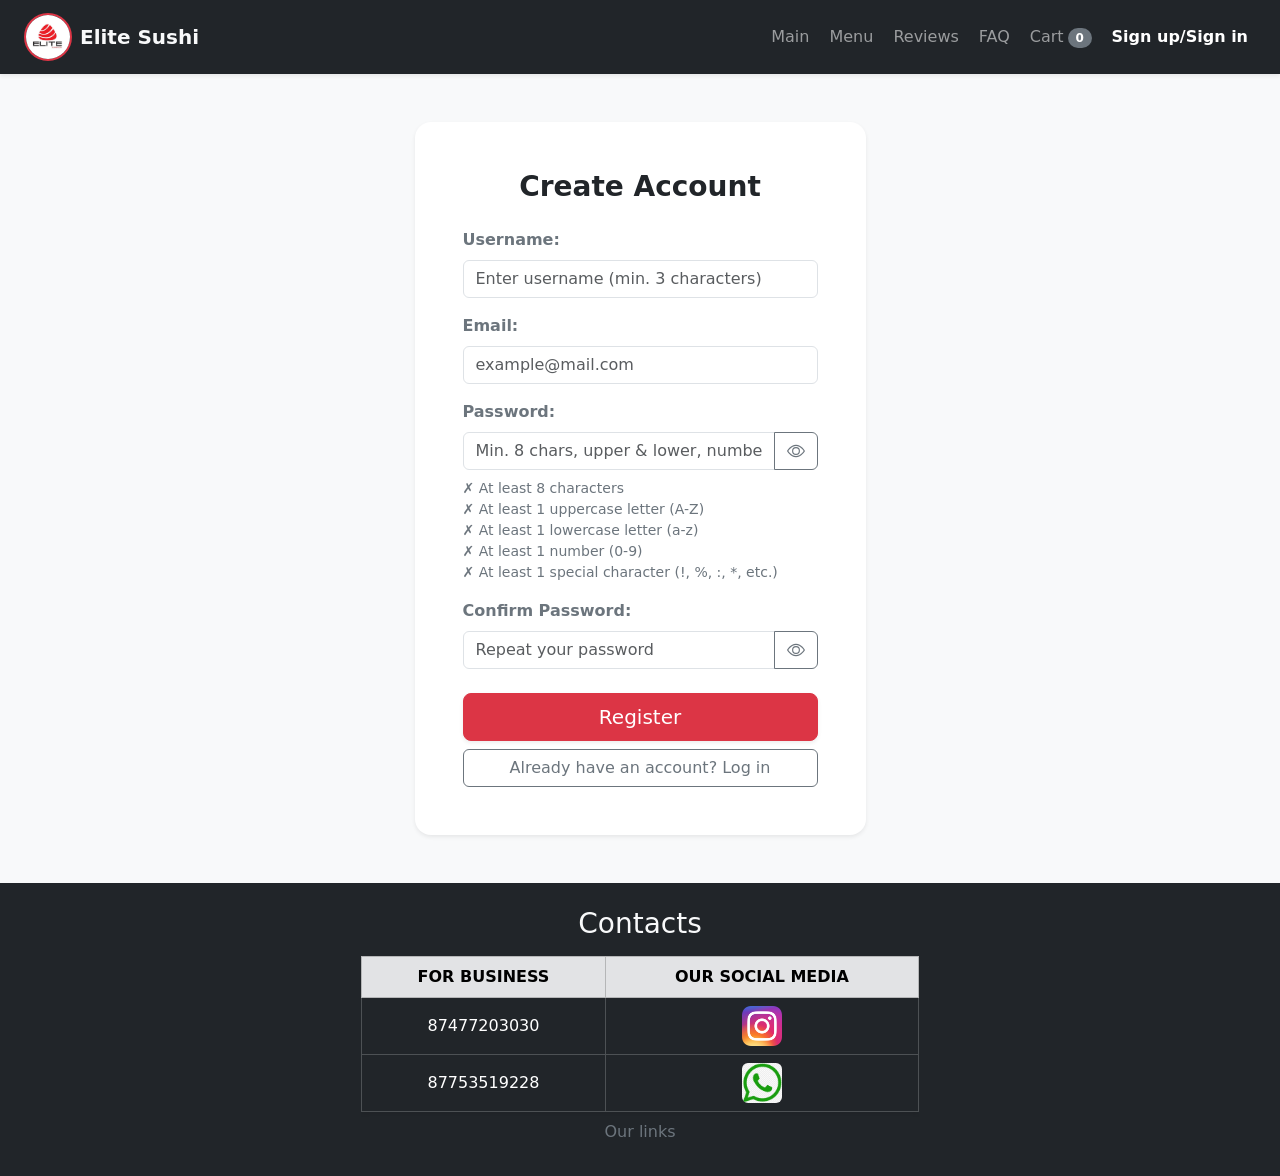
<file: register.html>
<!DOCTYPE html>
<html lang="en">
<!--Alimger Toleugali67-->
<head>
    <meta charset="UTF-8">
    <meta name="author" content="Alimger Toleugali">
    <meta name="viewport" content="width=device-width, initial-scale=1.0">
    <title>Registration</title>
    <link rel="icon" href="./img/logo_title.png">
    <link href="https://cdn.jsdelivr.net/npm/bootstrap@5.3.3/dist/css/bootstrap.min.css" rel="stylesheet" integrity="sha384-QWTKZyjpPEjISv5WaRU9OFeRpok6YctnYmDr5pNlyT2bRjXh0JMhjY6hW+ALEwIH" crossorigin="anonymous">
    <link rel="stylesheet" href="style.css">
</head>
<body>
<header class="sticky-top shadow-sm">
    <nav class="navbar navbar-expand-lg navbar-dark bg-dark">
        <div class="container-fluid px-3 px-lg-4">
            <a class="navbar-brand d-flex align-items-center gap-2" href="./index.html">
                <img src="./img/brand.jpg" alt="EliteSushi Logo" class="brand-logo rounded-circle border border-danger border-2" width="48" height="48">
                <span class="fw-bold text-light d-none d-sm-inline">Elite Sushi</span>
            </a>
            <button class="navbar-toggler" type="button" data-bs-toggle="collapse" data-bs-target="#navbarContent" aria-controls="navbarContent" aria-expanded="false" aria-label="Toggle navigation">
                <span class="navbar-toggler-icon"></span>
            </button>
            <div class="collapse navbar-collapse" id="navbarContent">
                <ul class="navbar-nav ms-auto mb-2 mb-lg-0 text-center text-lg-start gap-1">
                    <li class="nav-item"><a class="nav-link" href="./index.html">Main</a></li>
                    <li class="nav-item"><a class="nav-link" href="./menu.html">Menu</a></li>
                    <li class="nav-item"><a class="nav-link" href="./review.html">Reviews</a></li>
                    <li class="nav-item"><a class="nav-link" href="./faq.html">FAQ</a></li>
                    <li class="nav-item"><a class="nav-link" href="./cart.html">Cart</a></li>
                    <li class="nav-item"><a class="nav-link" href="./profile.html">Profile</a></li>
                    <li class="nav-item"><a class="nav-link active fw-semibold" href="register.html">Sign up/Sign in</a></li>
                </ul>
            </div>
        </div>
    </nav>
</header>

<section class="main py-5 flex-grow-1 d-flex align-items-center">
    <div class="container">
        <div class="row justify-content-center">
            <div class="col-12 col-sm-10 col-md-8 col-lg-6 col-xl-5">
                <div class="card shadow-sm p-4 p-md-5 border-0 bg-white rounded-4">
                    <h1 class="h3 fw-bold text-center text-dark mb-4">Create Account</h1>
                    
                    <form id="registerForm" novalidate>
                        <div class="mb-3">
                            <label for="username" class="form-label fw-semibold text-secondary">Username:</label>
                            <input type="text" id="username" class="form-control" placeholder="Enter username (min. 3 characters)">
                            <div class="invalid-feedback" id="usernameError">Please enter a valid username.</div>
                        </div>
                        <div class="mb-3">
                            <label for="email" class="form-label fw-semibold text-secondary">Email:</label>
                            <input type="email" id="email" class="form-control" placeholder="example@mail.com">
                            <div class="invalid-feedback" id="emailError">Please enter a valid email address.</div>
                        </div>
<div class="mb-3">
                            <label for="password" class="form-label fw-semibold text-secondary">Password:</label>
                            <div class="input-group has-validation">
                                <input type="password" id="password" class="form-control" placeholder="Min. 8 chars, upper & lower, number, special char">
                                <button class="btn btn-outline-secondary toggle-password" type="button" data-target="#password" aria-label="Show password" title="Show password">
                                    <svg xmlns="http://www.w3.org/2000/svg" width="18" height="18" fill="currentColor" viewBox="0 0 16 16"><path d="M16 8s-3-5.5-8-5.5S0 8 0 8s3 5.5 8 5.5S16 8 16 8M1.173 8a13 13 0 0 1 1.66-2.043C4.12 4.668 5.88 3.5 8 3.5s3.879 1.168 5.168 2.457A13 13 0 0 1 14.828 8q-.086.13-.195.288c-.335.48-.83 1.12-1.465 1.755C11.879 11.332 10.119 12.5 8 12.5s-3.879-1.168-5.168-2.457A13 13 0 0 1 1.172 8z"/><path d="M8 5.5a2.5 2.5 0 1 0 0 5 2.5 2.5 0 0 0 0-5M4.5 8a3.5 3.5 0 1 1 7 0 3.5 3.5 0 0 1-7 0"/></svg>
                                </button>
                                <div class="invalid-feedback" id="passwordError">Password must meet all requirements below.</div>
                            </div>
                            <ul class="list-unstyled small mt-2 mb-0" id="passwordRequirements">
                                <li id="req-length" class="text-secondary">✗ At least 8 characters</li>
                                <li id="req-upper" class="text-secondary">✗ At least 1 uppercase letter (A-Z)</li>
                                <li id="req-lower" class="text-secondary">✗ At least 1 lowercase letter (a-z)</li>
                                <li id="req-digit" class="text-secondary">✗ At least 1 number (0-9)</li>
                                <li id="req-special" class="text-secondary">✗ At least 1 special character (!, %, :, *, etc.)</li>
                            </ul>
                        </div>
                        <div class="mb-4">
                            <label for="check_password" class="form-label fw-semibold text-secondary">Confirm Password:</label>
                            <div class="input-group has-validation">
                                <input type="password" id="check_password" class="form-control" placeholder="Repeat your password">
                                <button class="btn btn-outline-secondary toggle-password" type="button" data-target="#check_password" aria-label="Show password" title="Show password">
                                    <svg xmlns="http://www.w3.org/2000/svg" width="18" height="18" fill="currentColor" viewBox="0 0 16 16"><path d="M16 8s-3-5.5-8-5.5S0 8 0 8s3 5.5 8 5.5S16 8 16 8M1.173 8a13 13 0 0 1 1.66-2.043C4.12 4.668 5.88 3.5 8 3.5s3.879 1.168 5.168 2.457A13 13 0 0 1 14.828 8q-.086.13-.195.288c-.335.48-.83 1.12-1.465 1.755C11.879 11.332 10.119 12.5 8 12.5s-3.879-1.168-5.168-2.457A13 13 0 0 1 1.172 8z"/><path d="M8 5.5a2.5 2.5 0 1 0 0 5 2.5 2.5 0 0 0 0-5M4.5 8a3.5 3.5 0 1 1 7 0 3.5 3.5 0 0 1-7 0"/></svg>
                                </button>
                                <div class="invalid-feedback" id="confirmPasswordError">Passwords do not match.</div>
                            </div>
                        </div>
                        <div class="d-grid gap-2">
                            <button class="submitbtn btn btn-danger btn-lg shadow-sm" type="submit">Register</button>
                            <a href="login.html" class="nav-menu-button btn btn-outline-secondary">Already have an account? Log in</a>
                        </div>
                    </form>
                </div>
            </div>
        </div>
    </div>
</section>

<footer class="bg-dark text-light py-4 mt-auto">
    <div class="container">
        <h2 class="text-center text-light mb-3 fs-3">Contacts</h2>
        <div class="table-responsive col-12 col-md-8 col-lg-6 mx-auto">
            <table class="table table-dark table-bordered table-hover text-center align-middle mb-0 shadow-sm">
                <caption class="text-secondary text-center">Our links</caption>
                <thead class="table-secondary text-dark">
                <tr>
                    <th scope="col" class="text-uppercase fw-semibold">For business</th>
                    <th scope="col" class="text-uppercase fw-semibold">Our social media</th>
                </tr>
                </thead>
                <tbody>
                <tr>
                    <td class="align-middle">87477203030</td>
                    <td class="align-middle"><a href="https://www.instagram.com/elite_sushi_astana/" class="d-inline-block"><img src="./img/Instagram_icon.png" alt="Instagram" width="40" height="40" class="rounded"></a></td>
                </tr>
                <tr>
                    <td class="align-middle">87753519228</td>
                    <td class="align-middle"><a href="https://wa.me/+77477203030" class="d-inline-block"><img src="./img/3046121.png" alt="WhatsApp" width="40" height="40" class="rounded"></a></td>
                </tr>
                </tbody>
            </table>
        </div>
    </div>
</footer>

<script src="https://cdn.jsdelivr.net/npm/bootstrap@5.3.3/dist/js/bootstrap.bundle.min.js"></script>
<script src="https://code.jquery.com/jquery-3.7.1.min.js" integrity="sha256-/JqT3SQfawRcv/BIHPThkBvs0OEvtFFmqPF/lYI/Cxo=" crossorigin="anonymous"></script>
<script src="auth.js"></script>
</body>
</html>
</file>
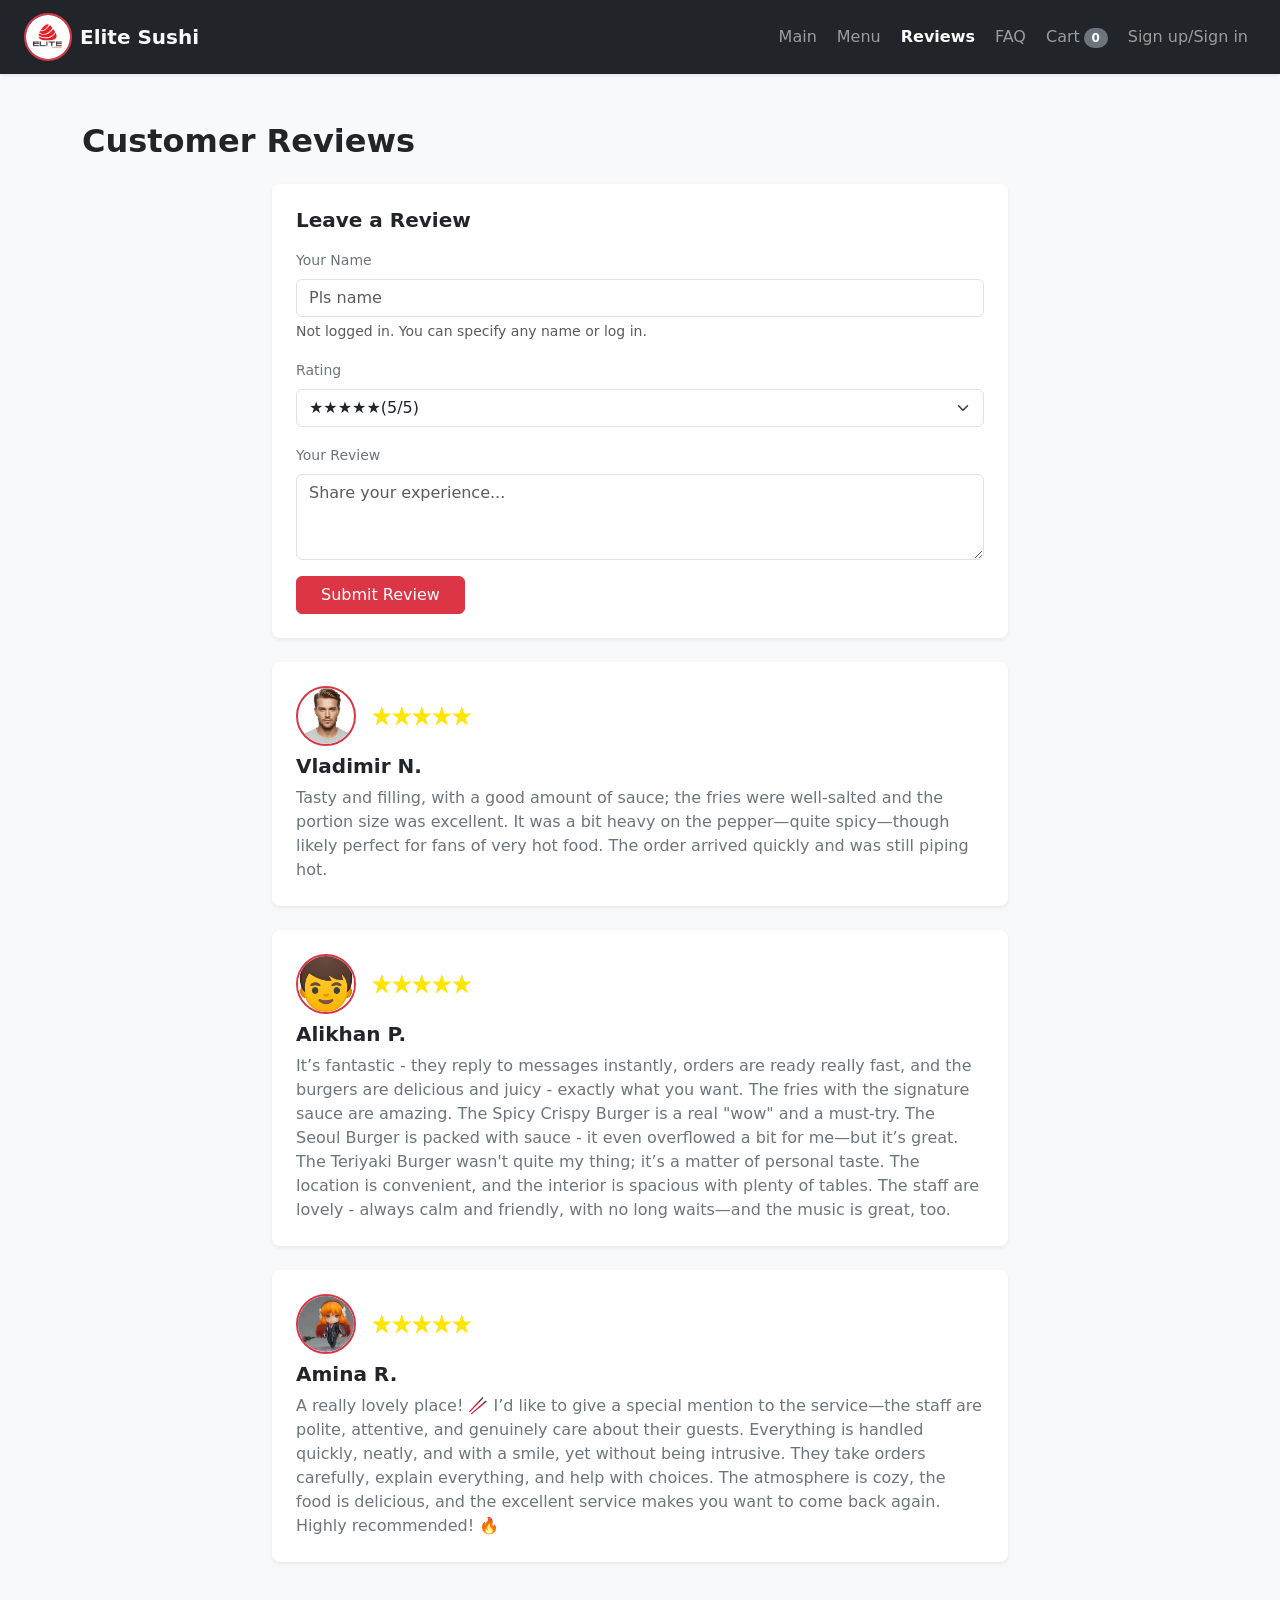
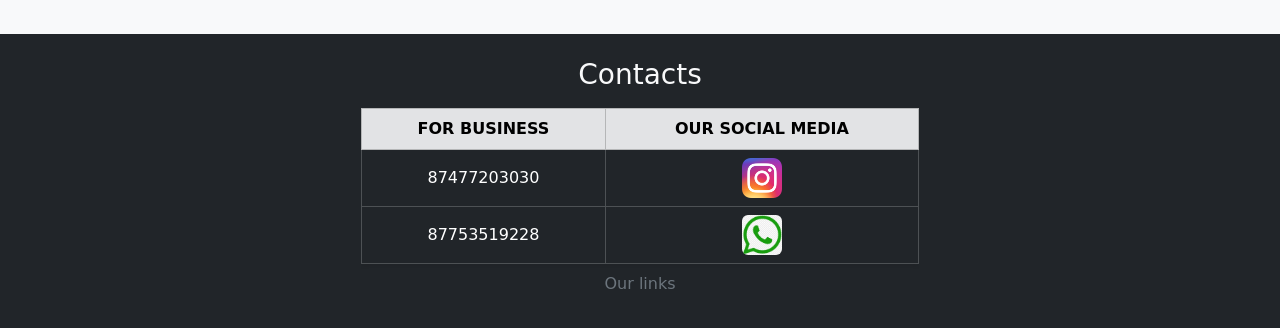
<file: review.html>
<!DOCTYPE html>
<html lang="en">
<!--David Naumkin-->
<head>
    <meta charset="UTF-8">
    <meta name="author" content="David Naumkin">
    <meta name="viewport" content="width=device-width, initial-scale=1.0">
    <title>Reviews</title>
    <link rel="icon" href="./img/logo_title.png">
    <link href="https://cdn.jsdelivr.net/npm/bootstrap@5.3.3/dist/css/bootstrap.min.css" rel="stylesheet" integrity="sha384-QWTKZyjpPEjISv5WaRU9OFeRpok6YctnYmDr5pNlyT2bRjXh0JMhjY6hW+ALEwIH" crossorigin="anonymous">
    <link rel="stylesheet" href="style.css">
</head>
<body>
<header class="sticky-top shadow-sm">
    <nav class="navbar navbar-expand-lg navbar-dark bg-dark">
        <div class="container-fluid px-3 px-lg-4">
            <a class="navbar-brand d-flex align-items-center gap-2" href="./index.html">
                <img src="./img/brand.jpg" alt="EliteSushi Logo" class="brand-logo rounded-circle border border-danger border-2" width="48" height="48">
                <span class="fw-bold text-light d-none d-sm-inline">Elite Sushi</span>
            </a>
            <button class="navbar-toggler" type="button" data-bs-toggle="collapse" data-bs-target="#navbarContent" aria-controls="navbarContent" aria-expanded="false" aria-label="Toggle navigation">
                <span class="navbar-toggler-icon"></span>
            </button>
            <div class="collapse navbar-collapse" id="navbarContent">
                <ul class="navbar-nav ms-auto mb-2 mb-lg-0 text-center text-lg-start gap-1">
                    <li class="nav-item"><a class="nav-link" href="./index.html">Main</a></li>
                    <li class="nav-item"><a class="nav-link" href="./menu.html">Menu</a></li>
                    <li class="nav-item"><a class="nav-link active fw-semibold" href="./review.html">Reviews</a></li>
                    <li class="nav-item"><a class="nav-link" href="./faq.html">FAQ</a></li>
                    <li class="nav-item"><a class="nav-link" href="./cart.html">Cart</a></li>
                    <li class="nav-item"><a class="nav-link" href="./profile.html">Profile</a></li>
                    <li class="nav-item"><a class="nav-link" href="register.html">Sign up/Sign in</a></li>
                </ul>
            </div>
        </div>
    </nav>
</header>
<main class="py-5 flex-grow-1">
    <div class="container">
        <h1 class="h2 fw-bold text-center text-md-start mb-4">Customer Reviews</h1>
        <div class="row justify-content-center">
            <div class="col-12 col-lg-8">
                <section class="card shadow-sm p-4 border-0 mb-4 bg-white rounded-3">
                    <h2 class="h5 fw-bold mb-3">Leave a Review</h2>
                    <form id="reviewForm">
                        <div class="mb-3">
                            <label for="authorName" class="form-label text-secondary small">Your Name</label>
                            <input type="text" class="form-control" id="authorName" placeholder="Pls name" required>
                            <div id="authorHelp" class="form-text small"></div>
                        </div>
                        <div class="mb-3">
                            <label for="ratingSelect" class="form-label text-secondary small">Rating</label>
                            <select class="form-select" id="ratingSelect">
                                <option value="5" selected>★★★★★(5/5)</option>
                                <option value="4">★★★★☆(4/5)</option>
                                <option value="3">★★★☆☆(3/5)</option>
                                <option value="2">★★☆☆☆(2/5)</option>
                                <option value="1">★☆☆☆☆(1/5)</option>
                            </select>
                        </div>
                        <div class="mb-3">
                            <label for="reviewText" class="form-label text-secondary small">Your Review</label>
                            <textarea class="form-control" id="reviewText" rows="3" placeholder="Share your experience..." required></textarea>
                        </div>
                        <button type="submit" class="btn btn-danger px-4">Submit Review</button>
                    </form>
                </section>
                <div id="reviewsContainer">
                    <section class="review card shadow-sm p-4 border-0 mb-4 bg-white rounded-3">
                        <div class="row align-items-center g-3 mb-2">
                            <div class="col-auto">
                                <div class="imgs">
                                    <img src="./img/handsome-young-man-portrait-studio-shot-grey-shirt-men-male-face-hair-model-adult-clean-style-black-png.png" alt="Vladimir N." width="60" height="60" class="rounded-circle border border-2 border-danger object-fit-cover">
                                </div>
                            </div>
                            <div class="col">
                                <div class="d-flex align-items-center flex-wrap">
                                    <img class="star" src="./img/star1.png" alt="star">
                                    <img class="star" src="./img/star1.png" alt="star">
                                    <img class="star" src="./img/star1.png" alt="star">
                                    <img class="star" src="./img/star1.png" alt="star">
                                    <img class="star" src="./img/star1.png" alt="star">
                                </div>
                            </div>
                        </div>
                        <article>
                            <h1 class="h5 fw-bold text-dark mb-2">Vladimir N.</h1>
                            <p class="text-secondary mb-0">Tasty and filling, with a good amount of sauce; the fries were well-salted and the portion size was excellent. It was a bit heavy on the pepper—quite spicy—though likely perfect for fans of very hot food. The order arrived quickly and was still piping hot.</p>
                        </article>
                    </section>
                    <section class="review card shadow-sm p-4 border-0 mb-4 bg-white rounded-3">
                        <div class="row align-items-center g-3 mb-2">
                            <div class="col-auto">
                                <div class="imgs">
                                    <img src="./img/images (4).jpg" alt="Alikhan P." width="60" height="60" class="rounded-circle border border-2 border-danger object-fit-cover">
                                </div>
                            </div>
                            <div class="col">
                                <div class="d-flex align-items-center flex-wrap">
                                    <img class="star" src="./img/star1.png" alt="star">
                                    <img class="star" src="./img/star1.png" alt="star">
                                    <img class="star" src="./img/star1.png" alt="star">
                                    <img class="star" src="./img/star1.png" alt="star">
                                    <img class="star" src="./img/star1.png" alt="star">
                                </div>
                            </div>
                        </div>
                        <article>
                            <h1 class="h5 fw-bold text-dark mb-2">Alikhan P.</h1>
                            <p class="text-secondary mb-0">It’s fantastic - they reply to messages instantly, orders are ready really fast, and the burgers are delicious and juicy - exactly what you want. The fries with the signature sauce are amazing. The Spicy Crispy Burger is a real "wow" and a must-try. The Seoul Burger is packed with sauce - it even overflowed a bit for me—but it’s great. The Teriyaki Burger wasn't quite my thing; it’s a matter of personal taste. The location is convenient, and the interior is spacious with plenty of tables. The staff are lovely - always calm and friendly, with no long waits—and the music is great, too.</p>
                        </article>
                    </section>

                    <section class="review card shadow-sm p-4 border-0 mb-4 bg-white rounded-3">
                        <div class="row align-items-center g-3 mb-2">
                            <div class="col-auto">
                                <div class="imgs">
                                    <img src="./img/new_girl.jpg" alt="Amina R." width="60" height="60" class="rounded-circle border border-2 border-danger object-fit-cover">
                                </div>
                            </div>
                            <div class="col">
                                <div class="d-flex align-items-center flex-wrap">
                                    <img class="star" src="./img/star1.png" alt="star">
                                    <img class="star" src="./img/star1.png" alt="star">
                                    <img class="star" src="./img/star1.png" alt="star">
                                    <img class="star" src="./img/star1.png" alt="star">
                                    <img class="star" src="./img/star1.png" alt="star">
                                </div>
                            </div>
                        </div>
                        <article>
                            <h1 class="h5 fw-bold text-dark mb-2">Amina R.</h1>
                            <p class="text-secondary mb-0">A really lovely place! 🥢 I’d like to give a special mention to the service—the staff are polite, attentive, and genuinely care about their guests. Everything is handled quickly, neatly, and with a smile, yet without being intrusive. They take orders carefully, explain everything, and help with choices. The atmosphere is cozy, the food is delicious, and the excellent service makes you want to come back again. Highly recommended! 🔥</p>
                        </article>
                    </section>
                </div>

            </div>
        </div>
    </div>
</main>
<footer class="bg-dark text-light py-4 mt-auto">
    <div class="container">
        <h2 class="text-center text-light mb-3 fs-3">Contacts</h2>
        <div class="table-responsive col-12 col-md-8 col-lg-6 mx-auto">
            <table class="table table-dark table-bordered table-hover text-center align-middle mb-0 shadow-sm">
                <caption class="text-secondary text-center">Our links</caption>
                <thead class="table-secondary text-dark">
                <tr>
                    <th scope="col" class="text-uppercase fw-semibold">For business</th>
                    <th scope="col" class="text-uppercase fw-semibold">Our social media</th>
                </tr>
                </thead>
                <tbody>
                <tr>
                    <td class="align-middle">87477203030</td>
                    <td class="align-middle"><a href="https://www.instagram.com/elite_sushi_astana/" class="d-inline-block"><img src="./img/Instagram_icon.png" alt="Instagram" width="40" height="40" class="rounded"></a></td>
                </tr>
                <tr>
                    <td class="align-middle">87753519228</td>
                    <td class="align-middle"><a href="https://wa.me/+77477203030" class="d-inline-block"><img src="./img/3046121.png" alt="WhatsApp" width="40" height="40" class="rounded"></a></td>
                </tr>
                </tbody>
            </table>
        </div>
    </div>
</footer>
<script src="https://cdn.jsdelivr.net/npm/bootstrap@5.3.3/dist/js/bootstrap.bundle.min.js"></script>
<script src="https://code.jquery.com/jquery-3.7.1.min.js" integrity="sha256-/JqT3SQfawRcv/BIHPThkBvs0OEvtFFmqPF/lYI/Cxo=" crossorigin="anonymous"></script>
<script src="cart.js"></script>
<script src="auth.js"></script>
<script src="review.js"></script>
</body>
</html>
</file>
<file: style.css>
:root {
    --brand-primary: #d90429;
    --brand-dark: #1a1a24;
}
body {
    background-color: #f8f9fa;
    min-height: 100vh;
    display: flex;
    flex-direction: column;
}
#index {
    min-height: 80vh;
    background: url(img/image_5-removebg-preview.png) center/cover no-repeat;
}
.hero-card {
    background-color: rgba(26, 26, 36, 0.75);
    backdrop-filter: blur(8px);
}
.card-img-menu {
    height: 180px;
    object-fit: cover;
}
.avatar-img {
    width: 140px;
    height: 140px;
    object-fit: cover;
}
.bonus-card {
    background: linear-gradient(135deg, #ffb703, #fb8500);
}
.star {
    width: 20px;
    height: 20px;
}
.brand-logo {
    width: 48px;
    height: 48px;
    object-fit: cover;
}
.cart-item-img {
    width: 70px;
    height: 70px;
    object-fit: cover;
}
</file>
